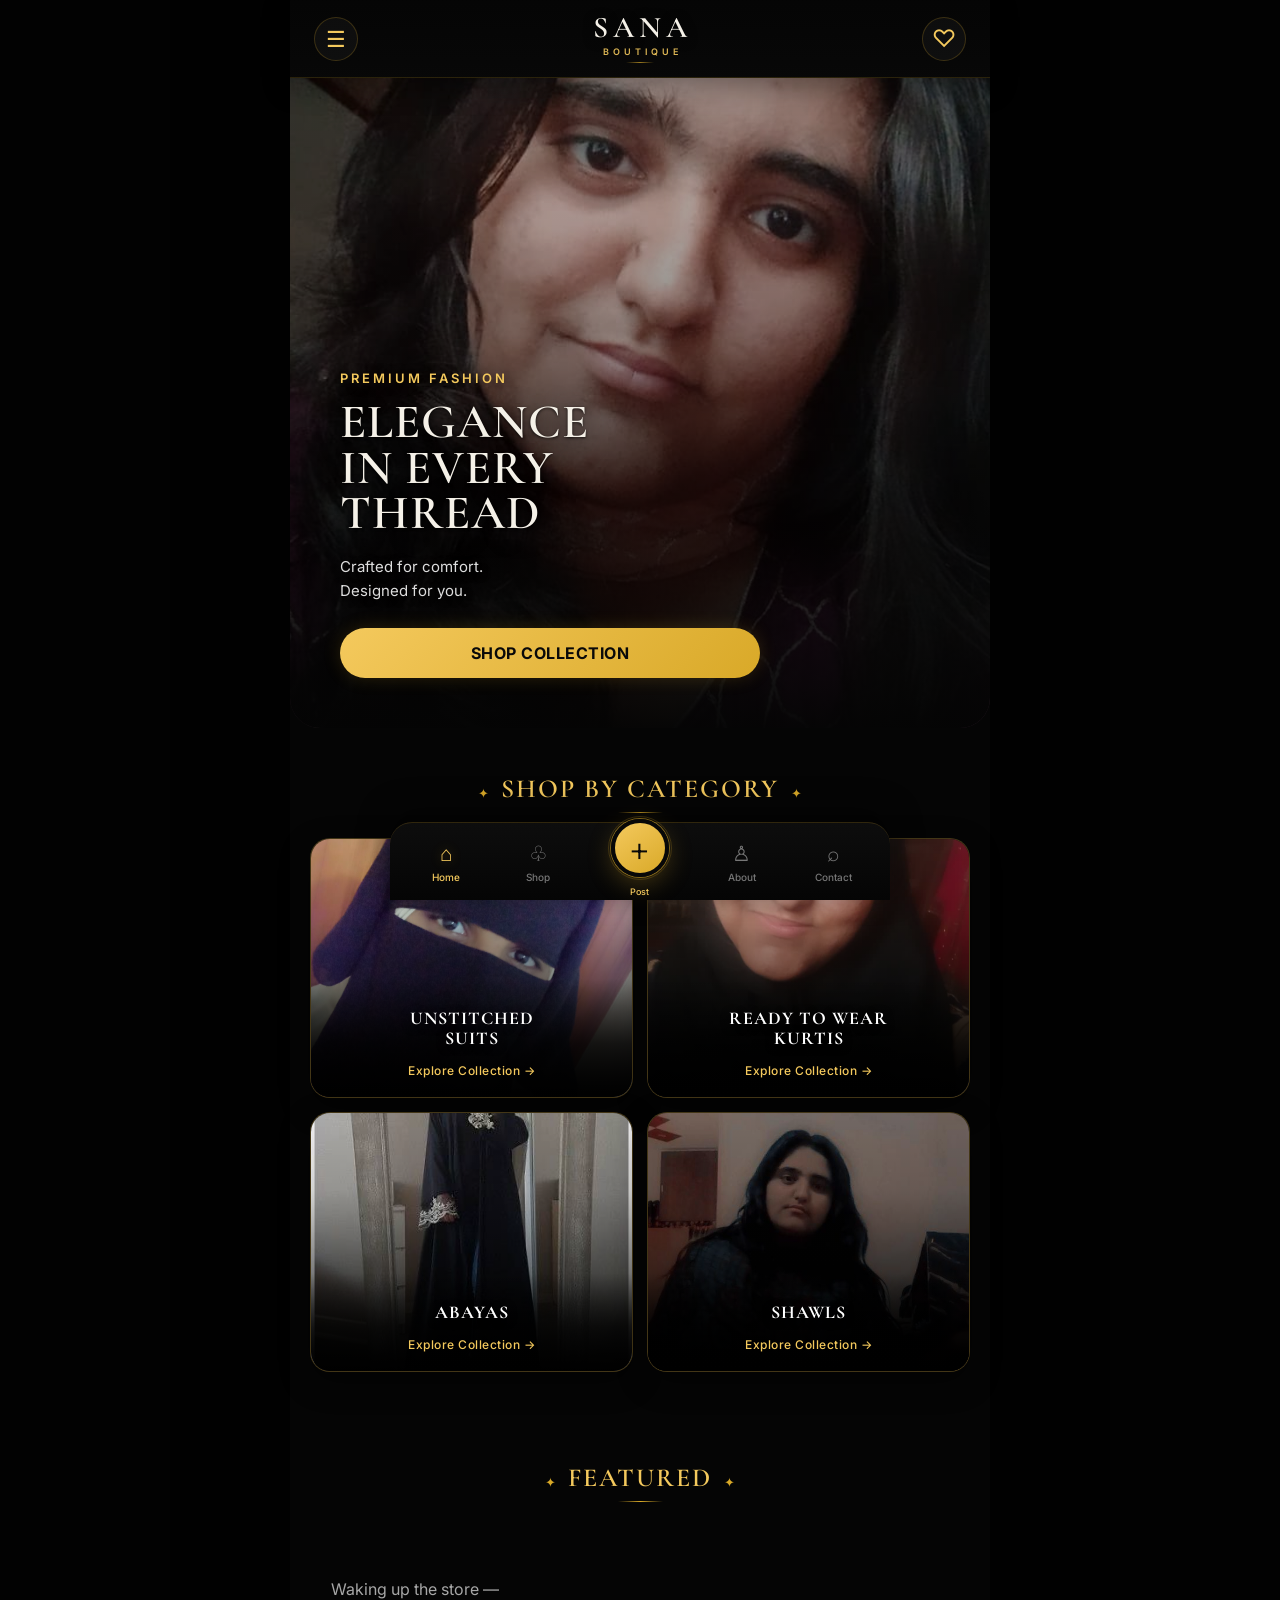
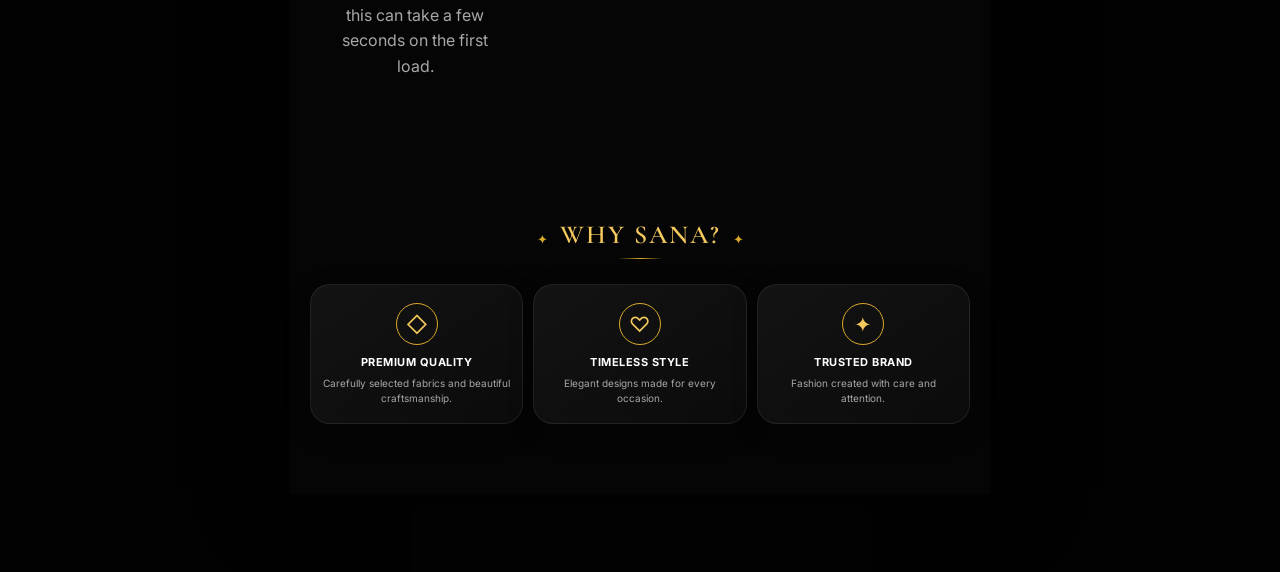
<file: index.html>
<!DOCTYPE html>
<html lang="en">

<head>

    <meta charset="UTF-8">

    <meta
        name="viewport"
        content="width=device-width, initial-scale=1.0, maximum-scale=1.0, user-scalable=no"
    >

    <title>SANA Boutique</title>


    <!-- =====================================
         PWA / INSTALL-AS-APP SETUP
    ====================================== -->

    <link rel="manifest" href="manifest.json">

    <meta name="theme-color" content="#000000">

    <!-- Icon Android uses for the home screen / app icon -->
    <link rel="icon" type="image/png" sizes="192x192" href="icons/icon-192.png">
    <link rel="icon" type="image/png" sizes="512x512" href="icons/icon-512.png">

    <!-- iOS support, in case this is ever opened on an iPhone -->
    <meta name="apple-mobile-web-app-capable" content="yes">
    <meta name="apple-mobile-web-app-status-bar-style" content="black">
    <meta name="apple-mobile-web-app-title" content="SANA">
    <link rel="apple-touch-icon" href="icons/icon-180.png">


    <!-- =====================================
         GOOGLE FONTS
    ====================================== -->

    <link rel="preconnect" href="https://fonts.googleapis.com">

    <link
        rel="preconnect"
        href="https://fonts.gstatic.com"
        crossorigin
    >

    <link
        href="https://fonts.googleapis.com/css2?family=Cormorant+Garamond:wght@400;500;600;700&family=Inter:wght@400;500;600;700&display=swap"
        rel="stylesheet"
    >


    <!-- =====================================
         CSS
    ====================================== -->

    <link
        rel="stylesheet"
        href="css/base.css?v=2"
    >

    <link
        rel="stylesheet"
        href="css/home.css?v=2"
    >

    <!-- PREMIUM HEADER -->

    <link
        rel="stylesheet"
        href="css/header.css?v=2"
    >

    <link
        rel="stylesheet"
        href="css/navigation.css?v=2"
    >

    <link
        rel="stylesheet"
        href="css/responsive.css?v=2"
    >

</head>


<body>

<!-- =====================================
     TEMPORARY DEBUG BANNER
     Shows any JS error directly on screen
     so it can be read without dev tools.
     Safe to delete once the bug is found.
====================================== -->

<div
    id="sanaDebugBanner"
    style="display:none; position:fixed; top:0; left:0; right:0; z-index:99999;
           background:#3a0808; color:#ffdede; font-family:monospace;
           font-size:12px; line-height:1.5; padding:12px 14px;
           border-bottom:2px solid #ff5252; white-space:pre-wrap;
           word-break:break-word; max-height:45vh; overflow:auto;"
></div>

<script>
(function () {
    "use strict";

    var banner = document.getElementById("sanaDebugBanner");

    function show(text) {
        banner.style.display = "block";
        banner.textContent += (banner.textContent ? "\n\n---\n\n" : "") + text;
    }

    window.addEventListener("error", function (event) {
        show(
            "JS ERROR\n" +
            (event.message || "Unknown error") +
            "\nFile: " + (event.filename || "unknown") +
            "\nLine: " + (event.lineno || "?") + ":" + (event.colno || "?")
        );
    });

    window.addEventListener("unhandledrejection", function (event) {
        var reason = event.reason;
        var msg = (reason && (reason.stack || reason.message)) ? (reason.stack || reason.message) : String(reason);
        show("UNHANDLED PROMISE REJECTION\n" + msg);
    });
})();
</script>


<div id="app">


    <!-- =====================================
         HEADER
         DO NOT CHANGE
    ====================================== -->

    <header class="app-header">

        <button
            class="header-button"
            id="menuButton"
            aria-label="Open menu"
        >
            ☰
        </button>


        <div class="brand">

            <div class="brand-name">
                SANA
            </div>

            <div class="brand-subtitle">
                BOUTIQUE
            </div>

        </div>


        <button
            class="header-button"
            id="bagButton"
            aria-label="Favorites"
        >
            ♡
        </button>

    </header>



    <!-- =====================================
         MAIN CONTENT
    ====================================== -->

    <main id="main-content">


        <!-- =====================================
             HERO
        ====================================== -->

        <section class="hero">


            <div
                class="hero-image"
                aria-hidden="true"
            ></div>


            <div
                class="hero-shade"
                aria-hidden="true"
            ></div>


            <div class="hero-overlay">


                <span class="hero-small-title">
                    PREMIUM FASHION
                </span>


                <h1>
                    ELEGANCE
                    <br>
                    IN EVERY
                    <br>
                    THREAD
                </h1>


                <p>
                    Crafted for comfort.
                    <br>
                    Designed for you.
                </p>


                <button
                    class="gold-button"
                    id="shopCollectionButton"
                    type="button"
                >
                    SHOP COLLECTION
                </button>


            </div>

        </section>



        <!-- =====================================
             SHOP BY CATEGORY
        ====================================== -->

        <section class="section">


            <div class="section-title">

                <span>✦</span>

                <h2>
                    SHOP BY CATEGORY
                </h2>

                <span>✦</span>

            </div>


            <div class="category-grid">


                <!-- UNSTITCHED -->

                <article
                    class="category-card"
                    data-category="Unstitched"
                >

                    <div
                        class="category-image unstitched-image"
                        role="img"
                        aria-label="Unstitched suits collection"
                    ></div>


                    <div class="category-content">

                        <h3>
                            UNSTITCHED
                            <br>
                            SUITS
                        </h3>


                        <button
                            type="button"
                            class="category-button"
                            data-category="Unstitched"
                        >
                            Explore Collection →
                        </button>

                    </div>

                </article>



                <!-- KURTIS -->

                <article
                    class="category-card"
                    data-category="Kurtis"
                >

                    <div
                        class="category-image kurtis-image"
                        role="img"
                        aria-label="Kurtis collection"
                    ></div>


                    <div class="category-content">

                        <h3>
                            READY TO WEAR
                            <br>
                            KURTIS
                        </h3>


                        <button
                            type="button"
                            class="category-button"
                            data-category="Kurtis"
                        >
                            Explore Collection →
                        </button>

                    </div>

                </article>



                <!-- ABAYAS -->

                <article
                    class="category-card"
                    data-category="Abayas"
                >

                    <div
                        class="category-image abaya-image"
                        role="img"
                        aria-label="Abayas collection"
                    ></div>


                    <div class="category-content">

                        <h3>
                            ABAYAS
                        </h3>


                        <button
                            type="button"
                            class="category-button"
                            data-category="Abayas"
                        >
                            Explore Collection →
                        </button>

                    </div>

                </article>



                <!-- SHAWLS -->

                <article
                    class="category-card"
                    data-category="Shawls"
                >

                    <div
                        class="category-image shawl-image"
                        role="img"
                        aria-label="Shawls collection"
                    ></div>


                    <div class="category-content">

                        <h3>
                            SHAWLS
                        </h3>


                        <button
                            type="button"
                            class="category-button"
                            data-category="Shawls"
                        >
                            Explore Collection →
                        </button>

                    </div>

                </article>


            </div>

        </section>



        <!-- =====================================
             FEATURED PRODUCTS
             REAL PRODUCTS FROM BACKEND
        ====================================== -->

        <section class="section">


            <div class="section-title">

                <span>✦</span>

                <h2>
                    FEATURED
                </h2>

                <span>✦</span>

            </div>


            <div
                class="products-grid"
                id="featuredProducts"
            >

                <div class="loading">

                    <p>
                        Loading products...
                    </p>

                </div>

            </div>


        </section>



        <!-- =====================================
             WHY SANA
        ====================================== -->

        <section
            class="section why-section"
        >


            <div class="section-title">

                <span>✦</span>

                <h2>
                    WHY SANA?
                </h2>

                <span>✦</span>

            </div>


            <div class="features">


                <!-- PREMIUM QUALITY -->

                <div class="feature">

                    <div class="feature-icon">
                        ◇
                    </div>

                    <h3>
                        PREMIUM QUALITY
                    </h3>

                    <p>
                        Carefully selected fabrics
                        and beautiful craftsmanship.
                    </p>

                </div>



                <!-- TIMELESS STYLE -->

                <div class="feature">

                    <div class="feature-icon">
                        ♡
                    </div>

                    <h3>
                        TIMELESS STYLE
                    </h3>

                    <p>
                        Elegant designs made
                        for every occasion.
                    </p>

                </div>



                <!-- TRUSTED BRAND -->

                <div class="feature">

                    <div class="feature-icon">
                        ✦
                    </div>

                    <h3>
                        TRUSTED BRAND
                    </h3>

                    <p>
                        Fashion created with
                        care and attention.
                    </p>

                </div>


            </div>

        </section>


    </main>



    <!-- =====================================
         BOTTOM NAVIGATION
    ====================================== -->

    <nav class="bottom-navigation">


        <!-- HOME -->

        <a
            href="index.html"
            class="nav-item active"
        >

            <span class="nav-icon">
                ⌂
            </span>

            <span>
                Home
            </span>

        </a>



        <!-- SHOP -->

        <a
            href="pages/shop.html"
            class="nav-item"
        >

            <span class="nav-icon">
                ♧
            </span>

            <span>
                Shop
            </span>

        </a>



        <!-- CENTER POST BUTTON -->

        <a
            href="pages/post.html"
            class="post-button"
            id="postButton"
            aria-label="Create post"
        >
            +
        </a>



        <!-- ABOUT -->

        <a
            href="pages/about.html"
            class="nav-item"
        >

            <span class="nav-icon">
                ♙
            </span>

            <span>
                About
            </span>

        </a>



        <!-- CONTACT -->

        <a
            href="pages/contact.html"
            class="nav-item"
        >

            <span class="nav-icon">
                ⌕
            </span>

            <span>
                Contact
            </span>

        </a>


    </nav>


</div>



<!-- =====================================
     JAVASCRIPT
====================================== -->

<script src="js/app.js?v=2"></script>

<script src="js/navigation.js?v=2"></script>

<script src="js/api.js?v=2"></script>

<script src="js/home.js?v=2"></script>


<!-- =====================================
     SERVICE WORKER REGISTRATION
     Needed so Android Chrome allows this
     site to be installed as an app.
====================================== -->

<script>
if ("serviceWorker" in navigator) {
    window.addEventListener("load", function () {
        navigator.serviceWorker.register("sw.js").catch(function (err) {
            console.log("Service worker registration failed:", err);
        });
    });
}
</script>


</body>

</html>
</file>
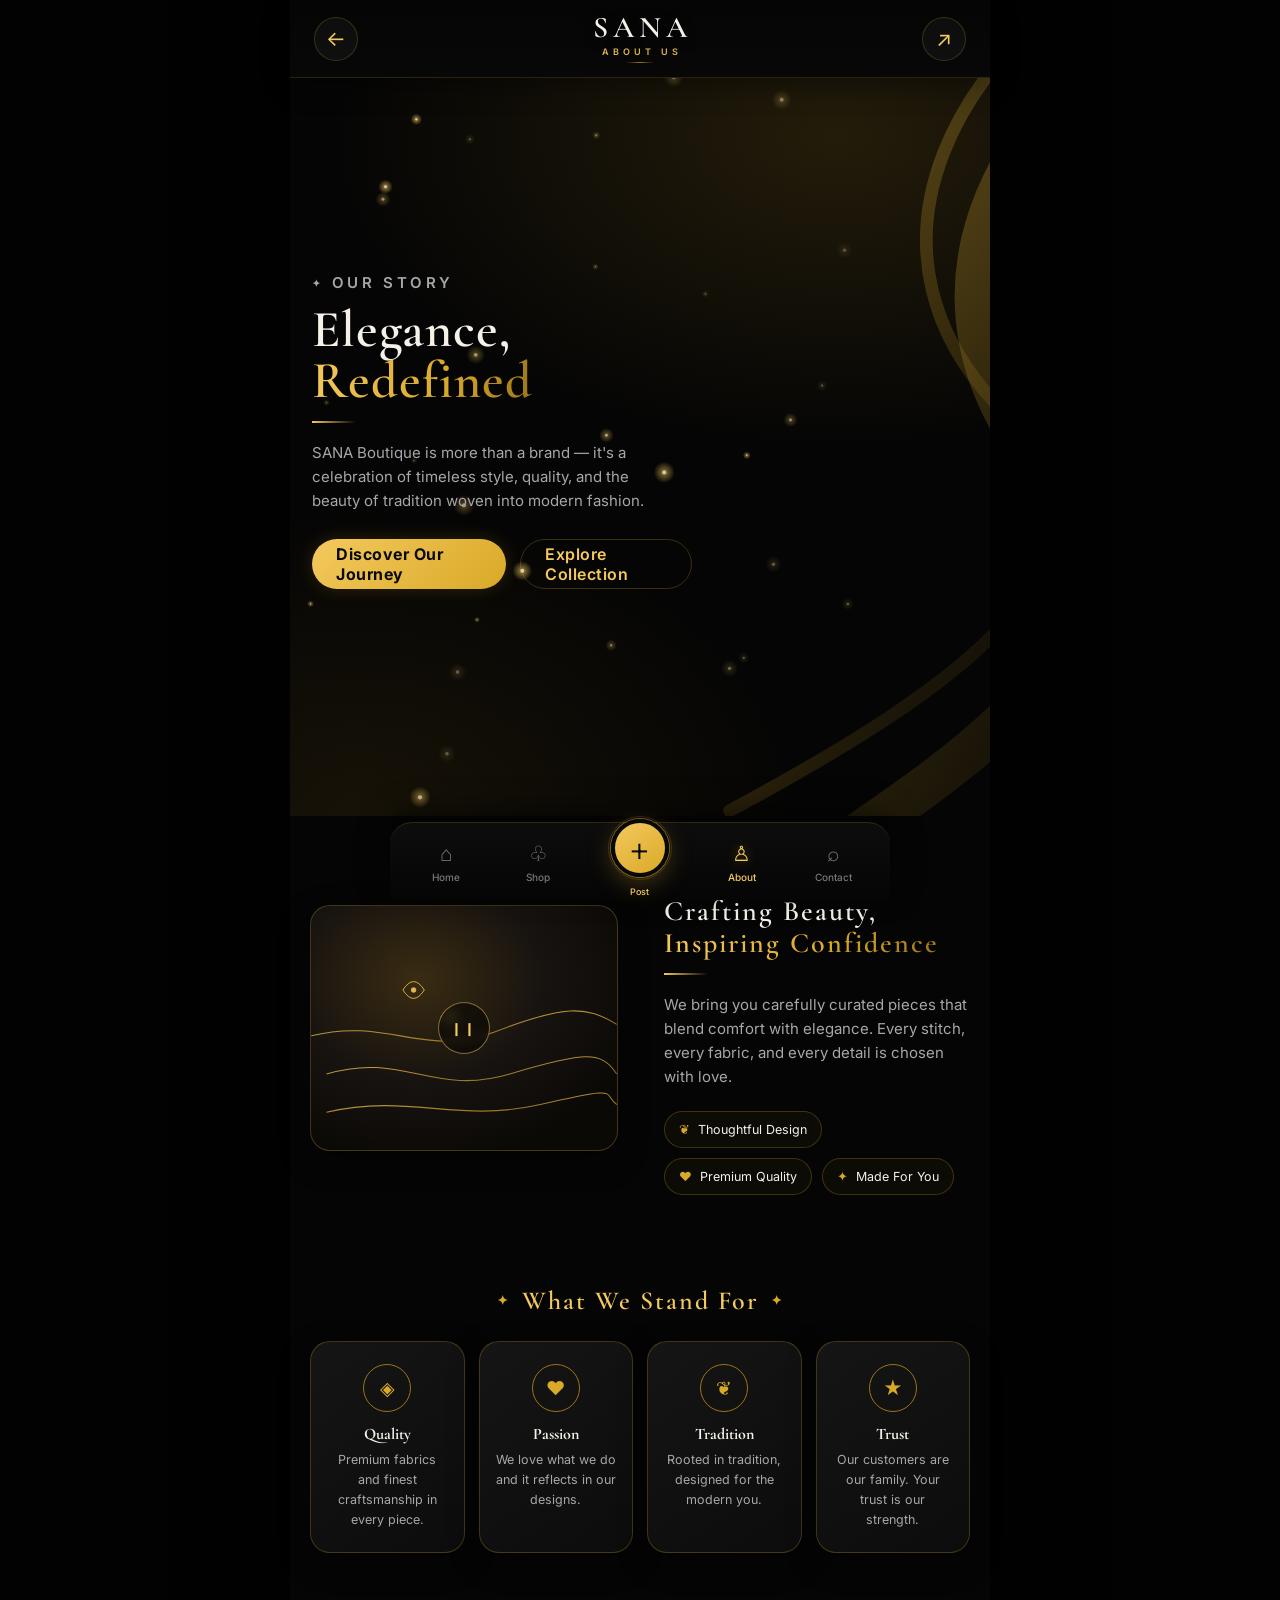
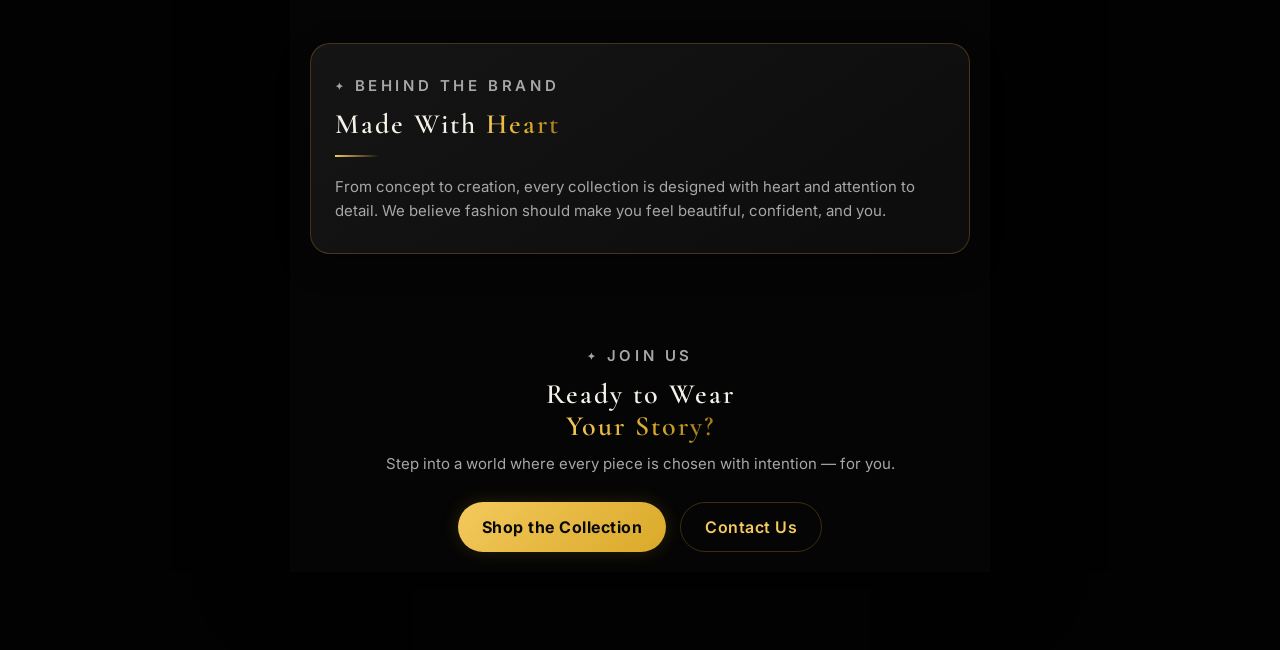
<file: pages/about.html>
<!DOCTYPE html>
<html lang="en">

<head>

    <meta charset="UTF-8">

    <meta
        name="viewport"
        content="width=device-width, initial-scale=1.0, maximum-scale=1.0"
    >

    <meta
        name="theme-color"
        content="#0d0d0d"
    >

    <meta
        name="description"
        content="The story, mission, and craftsmanship behind SANA Boutique."
    >

    <title>About | SANA Boutique</title>


    <!-- =====================================
         GOOGLE FONTS
    ====================================== -->

    <link rel="preconnect" href="https://fonts.googleapis.com">

    <link
        rel="preconnect"
        href="https://fonts.gstatic.com"
        crossorigin
    >

    <link
        href="https://fonts.googleapis.com/css2?family=Cormorant+Garamond:wght@500;600;700&family=Inter:wght@400;500;600;700&display=swap"
        rel="stylesheet"
    >


    <!-- =====================================
         CSS
    ====================================== -->

    <link
        rel="stylesheet"
        href="../css/base.css"
    >

    <link
        rel="stylesheet"
        href="../css/header.css"
    >

    <link
        rel="stylesheet"
        href="../css/navigation.css"
    >

    <link
        rel="stylesheet"
        href="../css/about.css"
    >

    <link
        rel="stylesheet"
        href="../css/responsive.css"
    >

</head>


<body>

<div id="app">


    <!-- =====================================
         HEADER
    ===================================== -->

    <header class="app-header">


        <!-- BACK -->

        <button
            type="button"
            class="header-button"
            onclick="history.back()"
            aria-label="Go back"
        >
            ←
        </button>


        <!-- BRAND -->

        <div class="brand">

            <div class="brand-name">
                SANA
            </div>

            <div class="brand-subtitle">
                ABOUT US
            </div>

        </div>


        <!-- SHARE -->

        <button
            type="button"
            class="header-button"
            id="aboutShareButton"
            aria-label="Share SANA Boutique"
        >
            ↗
        </button>

    </header>



    <!-- =====================================
         ABOUT CONTENT
    ====================================== -->

    <main class="about-page">


        <!-- =====================================
             HERO
        ====================================== -->

        <section class="about-hero" id="aboutHero">

            <canvas
                class="about-hero-canvas"
                id="aboutParticleCanvas"
                aria-hidden="true"
            ></canvas>

            <svg
                class="about-hero-fabric"
                viewBox="0 0 1000 1000"
                preserveAspectRatio="xMidYMid slice"
                aria-hidden="true"
            >
                <defs>
                    <linearGradient id="aboutFabricA" x1="0%" y1="0%" x2="100%" y2="100%">
                        <stop offset="0%" stop-color="#f4c95d" stop-opacity="0.5"/>
                        <stop offset="45%" stop-color="#d9a928" stop-opacity="0.25"/>
                        <stop offset="100%" stop-color="#3a2a10" stop-opacity="0"/>
                    </linearGradient>
                    <linearGradient id="aboutFabricB" x1="100%" y1="0%" x2="0%" y2="100%">
                        <stop offset="0%" stop-color="#f4c95d" stop-opacity="0.35"/>
                        <stop offset="50%" stop-color="#9b7418" stop-opacity="0.16"/>
                        <stop offset="100%" stop-color="#000" stop-opacity="0"/>
                    </linearGradient>
                </defs>
                <path class="about-strand about-strand-1" d="M 1180 -80 C 820 120, 760 340, 900 520 C 1040 700, 860 820, 620 980" fill="none" stroke="url(#aboutFabricA)" stroke-width="46" stroke-linecap="round"/>
                <path class="about-strand about-strand-2" d="M 1240 20 C 900 200, 900 420, 1040 560 C 1180 700, 980 860, 760 1040" fill="none" stroke="url(#aboutFabricB)" stroke-width="30" stroke-linecap="round"/>
                <path class="about-strand about-strand-3" d="M 1120 -120 C 760 60, 700 300, 860 460 C 1020 620, 820 760, 560 900" fill="none" stroke="url(#aboutFabricA)" stroke-width="14" stroke-linecap="round"/>
            </svg>

            <div class="about-hero-inner">

                <p class="about-eyebrow">Our Story</p>

                <h1 class="about-hero-title">
                    Elegance,<br>
                    <span class="about-gold-text">Redefined</span>
                </h1>

                <div class="about-rule"></div>

                <p class="about-hero-copy">
                    SANA Boutique is more than a brand — it's a celebration of
                    timeless style, quality, and the beauty of tradition woven
                    into modern fashion.
                </p>

                <div class="about-cta-row">

                    <a class="gold-button" href="#aboutStory">
                        Discover Our Journey
                    </a>

                    <a class="about-outline-button" href="shop.html">
                        Explore Collection
                    </a>

                </div>

            </div>

        </section>



        <!-- =====================================
             MISSION
        ====================================== -->

        <section class="section" id="aboutStory">

            <div class="about-mission-grid">

                <figure class="about-visual card">

                    <svg viewBox="0 0 400 320" class="about-fabric-close" aria-hidden="true">
                        <defs>
                            <radialGradient id="aboutSilkGlow" cx="35%" cy="30%" r="75%">
                                <stop offset="0%" stop-color="#3a2c12"/>
                                <stop offset="55%" stop-color="#171310"/>
                                <stop offset="100%" stop-color="#0b0906"/>
                            </radialGradient>
                            <linearGradient id="aboutThreadLine" x1="0" y1="0" x2="1" y2="1">
                                <stop offset="0%" stop-color="#f4c95d"/>
                                <stop offset="100%" stop-color="#9b7418"/>
                            </linearGradient>
                        </defs>
                        <rect width="400" height="320" fill="url(#aboutSilkGlow)"/>
                        <g class="about-thread-group" stroke="url(#aboutThreadLine)" fill="none" stroke-width="1.4" opacity="0.85">
                            <path d="M20 220 C120 190 160 250 260 220 S 380 190 400 220"/>
                            <path d="M0 170 C100 145 150 200 240 165 S 360 130 400 155"/>
                            <path d="M20 270 C130 245 190 285 300 260 S 380 245 400 260"/>
                        </g>
                        <g class="about-petal-group" fill="none" stroke="#f4c95d" stroke-width="1.2" opacity="0.9">
                            <path d="M120 110 q14 -22 28 0 q-14 22 -28 0 Z"/>
                            <path d="M170 145 q12 -20 24 0 q-12 20 -24 0 Z"/>
                            <circle cx="134" cy="110" r="3" fill="#f4c95d"/>
                            <circle cx="182" cy="145" r="2.5" fill="#f4c95d"/>
                        </g>
                    </svg>

                    <button
                        type="button"
                        class="about-play-btn"
                        id="aboutPlayToggle"
                        aria-pressed="true"
                        aria-label="Pause motion"
                    >
                        ❙❙
                    </button>

                </figure>

                <div class="about-mission-copy">

                    <p class="about-eyebrow">Our Mission</p>

                    <h2 class="about-block-title">
                        Crafting Beauty,<br>
                        <span class="about-gold-text">Inspiring Confidence</span>
                    </h2>

                    <div class="about-rule"></div>

                    <p>
                        We bring you carefully curated pieces that blend comfort
                        with elegance. Every stitch, every fabric, and every
                        detail is chosen with love.
                    </p>

                    <ul class="about-chip-row">
                        <li><span>❦</span> Thoughtful Design</li>
                        <li><span>♥</span> Premium Quality</li>
                        <li><span>✦</span> Made For You</li>
                    </ul>

                </div>

            </div>

        </section>



        <!-- =====================================
             VALUES
        ====================================== -->

        <section class="section">

            <h2 class="section-title">
                <span>✦</span> What We Stand For <span>✦</span>
            </h2>

            <div class="about-values-grid">

                <div class="card about-value-card">
                    <div class="about-value-icon">◈</div>
                    <h3>Quality</h3>
                    <p>Premium fabrics and finest craftsmanship in every piece.</p>
                </div>

                <div class="card about-value-card">
                    <div class="about-value-icon">♥</div>
                    <h3>Passion</h3>
                    <p>We love what we do and it reflects in our designs.</p>
                </div>

                <div class="card about-value-card">
                    <div class="about-value-icon">❦</div>
                    <h3>Tradition</h3>
                    <p>Rooted in tradition, designed for the modern you.</p>
                </div>

                <div class="card about-value-card">
                    <div class="about-value-icon">★</div>
                    <h3>Trust</h3>
                    <p>Our customers are our family. Your trust is our strength.</p>
                </div>

            </div>

        </section>



        <!-- =====================================
             BEHIND THE BRAND
        ====================================== -->

        <section class="section">

            <div class="card about-makers-card">

                <p class="about-eyebrow">Behind the Brand</p>

                <h2 class="about-block-title">
                    Made With <span class="about-gold-text">Heart</span>
                </h2>

                <div class="about-rule"></div>

                <p>
                    From concept to creation, every collection is designed with
                    heart and attention to detail. We believe fashion should
                    make you feel beautiful, confident, and you.
                </p>

            </div>

        </section>



        <!-- =====================================
             FINAL CTA
        ====================================== -->

        <section class="section about-final-cta">

            <p class="about-eyebrow" style="justify-content:center;">Join Us</p>

            <h2 class="about-block-title" style="text-align:center;">
                Ready to Wear<br>
                <span class="about-gold-text">Your Story?</span>
            </h2>

            <p style="text-align:center; color: var(--muted); margin-top: 10px;">
                Step into a world where every piece is chosen with intention — for you.
            </p>

            <div class="about-cta-row center">

                <a class="gold-button" href="shop.html">
                    Shop the Collection
                </a>

                <a class="about-outline-button" href="contact.html">
                    Contact Us
                </a>

            </div>

        </section>

    </main>



    <!-- =====================================
         BOTTOM NAVIGATION
    ====================================== -->

    <nav class="bottom-navigation">

        <a href="../index.html" class="nav-item">
            <span class="nav-icon">⌂</span>
            <span>Home</span>
        </a>

        <a href="shop.html" class="nav-item">
            <span class="nav-icon">♧</span>
            <span>Shop</span>
        </a>

        <a href="post.html" class="post-button" id="postButton" aria-label="Create product">
            +
        </a>

        <a href="about.html" class="nav-item active">
            <span class="nav-icon">♙</span>
            <span>About</span>
        </a>

        <a href="contact.html" class="nav-item">
            <span class="nav-icon">⌕</span>
            <span>Contact</span>
        </a>

    </nav>


</div>



<!-- =====================================
     JAVASCRIPT
====================================== -->

<script src="../js/app.js"></script>

<script src="../js/navigation.js"></script>

<script src="../js/about.js"></script>


</body>

</html>
</file>
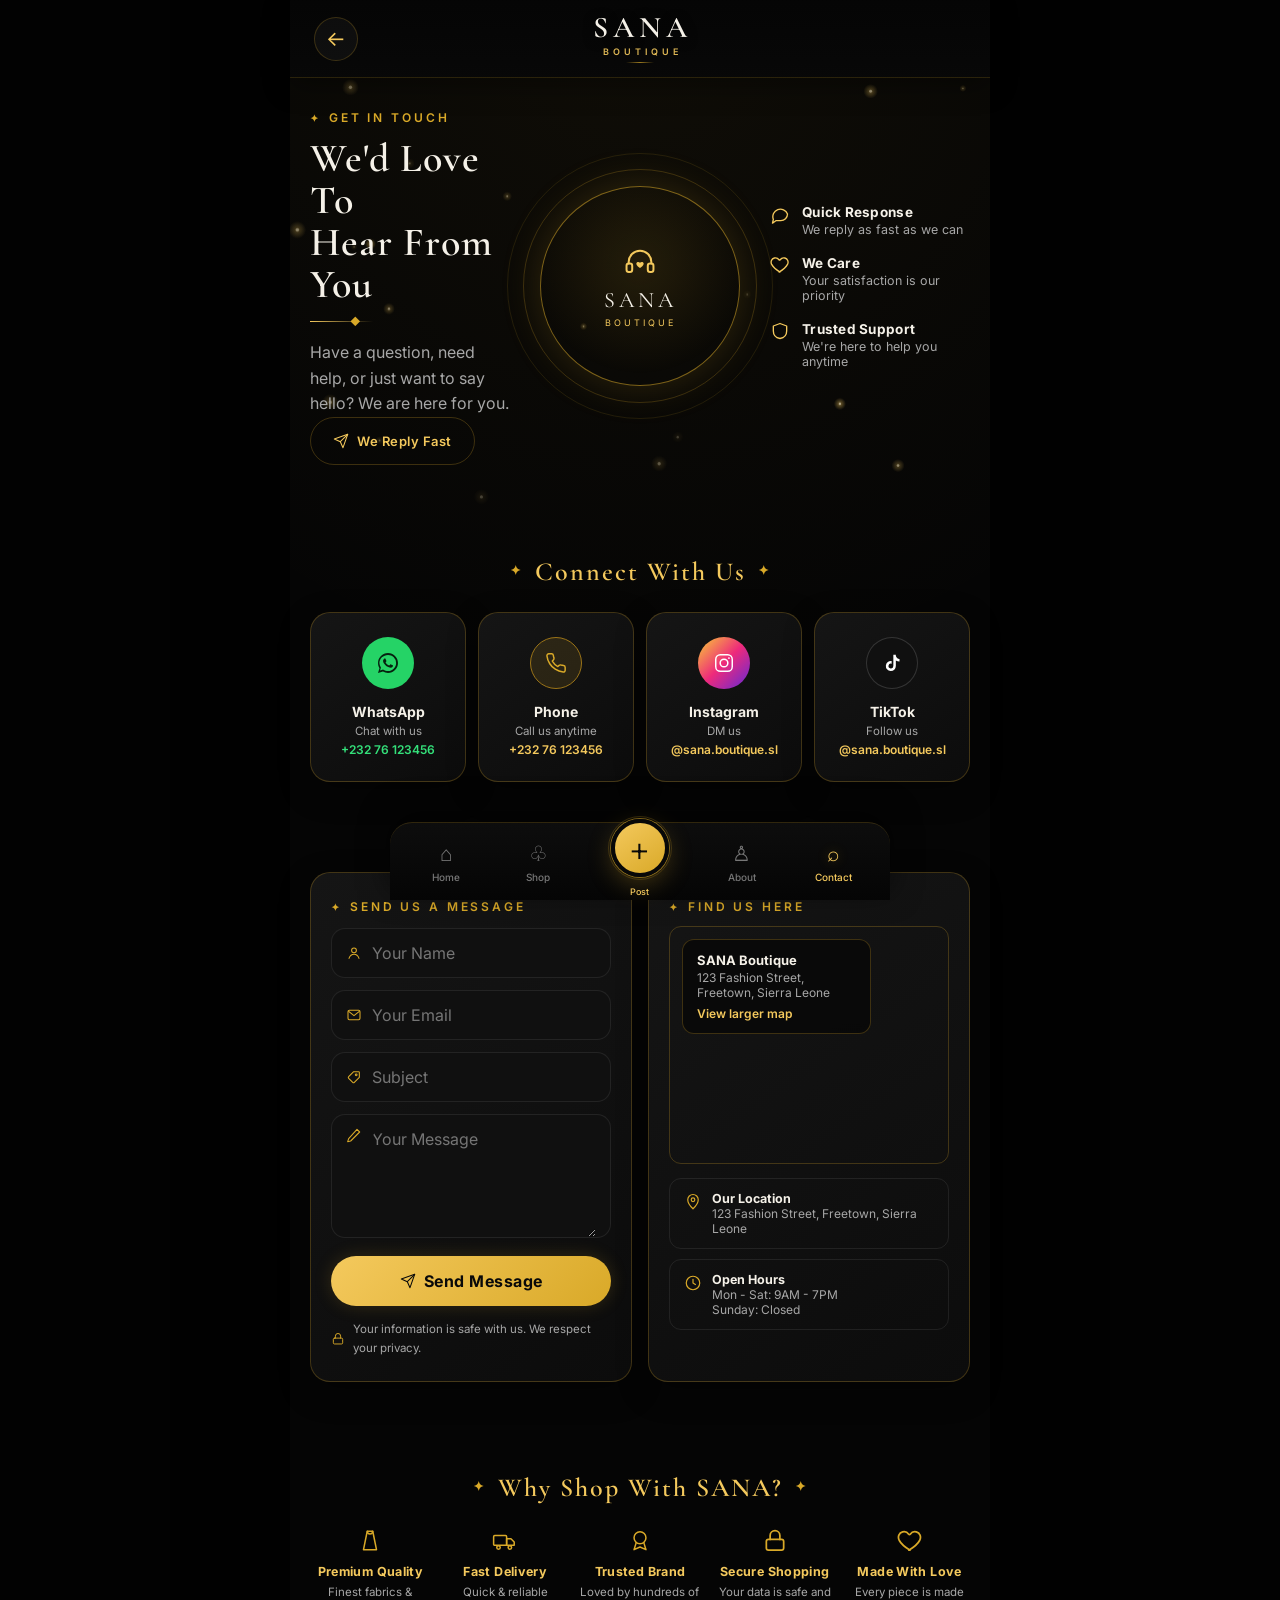
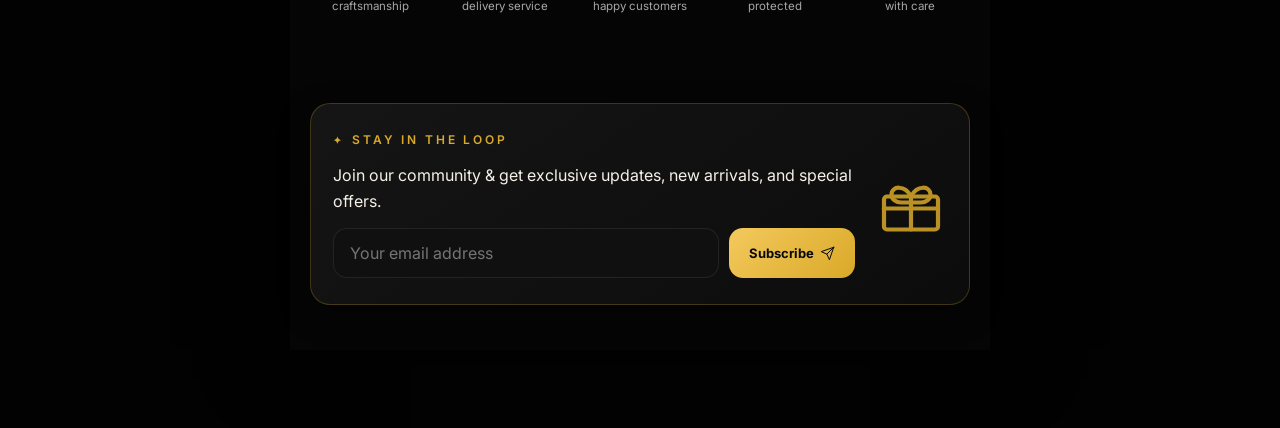
<file: pages/contact.html>
<!DOCTYPE html>
<html lang="en">

<head>

    <meta charset="UTF-8">

    <meta
        name="viewport"
        content="width=device-width, initial-scale=1.0, maximum-scale=1.0"
    >

    <meta
        name="theme-color"
        content="#0d0d0d"
    >

    <meta
        name="description"
        content="Get in touch with SANA Boutique — WhatsApp, phone, Instagram, TikTok, and our Freetown location."
    >

    <title>Contact | SANA Boutique</title>


    <!-- =====================================
         GOOGLE FONTS
    ====================================== -->

    <link rel="preconnect" href="https://fonts.googleapis.com">

    <link
        rel="preconnect"
        href="https://fonts.gstatic.com"
        crossorigin
    >

    <link
        href="https://fonts.googleapis.com/css2?family=Cormorant+Garamond:wght@500;600;700&family=Inter:wght@400;500;600;700&display=swap"
        rel="stylesheet"
    >


    <!-- =====================================
         CSS
    ====================================== -->

    <link rel="stylesheet" href="../css/base.css">
    <link rel="stylesheet" href="../css/header.css">
    <link rel="stylesheet" href="../css/navigation.css">
    <link rel="stylesheet" href="../css/contact.css">
    <link rel="stylesheet" href="../css/responsive.css">

</head>


<body>


    <!-- =====================================
         ICON SPRITE (outline, currentColor)
    ====================================== -->

    <svg style="display:none" aria-hidden="true">

        <symbol id="icon-send" viewBox="0 0 24 24" fill="none" stroke="currentColor" stroke-width="1.6" stroke-linecap="round" stroke-linejoin="round">
            <path d="M22 2 11 13"/><path d="M22 2 15 22l-4-9-9-4 20-7Z"/>
        </symbol>

        <symbol id="icon-chat" viewBox="0 0 24 24" fill="none" stroke="currentColor" stroke-width="1.6" stroke-linecap="round" stroke-linejoin="round">
            <path d="M21 12a8 8 0 0 1-8 8H7l-4 3 1-4.6A8 8 0 1 1 21 12Z"/>
        </symbol>

        <symbol id="icon-heart" viewBox="0 0 24 24" fill="none" stroke="currentColor" stroke-width="1.6" stroke-linecap="round" stroke-linejoin="round">
            <path d="M12 20.5s-7.6-4.6-10-9.2C.4 8 1.8 4.5 5.2 3.6c2.1-.6 4.3.3 5.6 2.1a.9.9 0 0 0 1.4 0c1.3-1.8 3.5-2.7 5.6-2.1 3.4.9 4.8 4.4 3.2 7.7-2.4 4.6-10 9.2-10 9.2Z"/>
        </symbol>

        <symbol id="icon-shield" viewBox="0 0 24 24" fill="none" stroke="currentColor" stroke-width="1.6" stroke-linecap="round" stroke-linejoin="round">
            <path d="M12 3 4 6v6c0 5 3.4 8.2 8 9 4.6-.8 8-4 8-9V6l-8-3Z"/>
        </symbol>

        <symbol id="icon-phone" viewBox="0 0 24 24" fill="none" stroke="currentColor" stroke-width="1.6" stroke-linecap="round" stroke-linejoin="round">
            <path d="M22 16.9v3a2 2 0 0 1-2.2 2 19.8 19.8 0 0 1-8.6-3.1 19.5 19.5 0 0 1-6-6A19.8 19.8 0 0 1 2.1 4.2 2 2 0 0 1 4.1 2h3a2 2 0 0 1 2 1.7c.1.9.3 1.8.6 2.7a2 2 0 0 1-.4 2.1L8 9.9a16 16 0 0 0 6 6l1.4-1.3a2 2 0 0 1 2.1-.4c.9.3 1.8.5 2.7.6a2 2 0 0 1 1.8 2Z"/>
        </symbol>

        <symbol id="icon-whatsapp" viewBox="0 0 24 24" fill="currentColor">
            <path d="M12.01 2C6.5 2 2.02 6.48 2.02 12c0 1.9.53 3.68 1.44 5.2L2 22l4.94-1.42A9.9 9.9 0 0 0 12.01 22C17.52 22 22 17.52 22 12S17.52 2 12.01 2Zm0 18.1c-1.7 0-3.28-.5-4.6-1.36l-.33-.2-3.02.87.9-2.94-.22-.34a8.06 8.06 0 0 1-1.32-4.13C3.42 7.5 7.2 3.9 12.01 3.9c2.16 0 4.2.85 5.73 2.38a8.03 8.03 0 0 1 2.37 5.72c0 4.5-3.79 8.1-8.1 8.1Zm4.44-6.02c-.24-.12-1.44-.71-1.66-.79-.22-.08-.39-.12-.55.12-.16.24-.63.79-.78.95-.14.16-.29.18-.53.06-.24-.12-1.02-.38-1.94-1.2-.72-.64-1.2-1.43-1.34-1.67-.14-.24-.02-.37.11-.49.11-.11.24-.29.36-.43.12-.14.16-.24.24-.4.08-.16.04-.3-.02-.42-.06-.12-.55-1.32-.75-1.8-.2-.48-.4-.42-.55-.42h-.47c-.16 0-.42.06-.64.3-.22.24-.85.83-.85 2.02s.87 2.35.99 2.51c.12.16 1.71 2.6 4.14 3.65.58.25 1.03.4 1.38.51.58.19 1.11.16 1.53.1.47-.07 1.44-.59 1.64-1.16.2-.57.2-1.06.14-1.16-.06-.1-.22-.16-.46-.28Z"/>
        </symbol>

        <symbol id="icon-instagram" viewBox="0 0 24 24" fill="none" stroke="currentColor" stroke-width="1.6">
            <rect x="3" y="3" width="18" height="18" rx="5"/>
            <circle cx="12" cy="12" r="4.2"/>
            <circle cx="17.4" cy="6.6" r="1" fill="currentColor" stroke="none"/>
        </symbol>

        <symbol id="icon-tiktok" viewBox="0 0 24 24" fill="currentColor">
            <path d="M16.6 2h-3v13.6a2.9 2.9 0 1 1-2.05-2.77V9.7a6 6 0 1 0 5.05 5.93V8.9a7.9 7.9 0 0 0 4.4 1.34V7.2a4.9 4.9 0 0 1-4.4-3.9V2Z"/>
        </symbol>

        <symbol id="icon-headset-heart" viewBox="0 0 24 24" fill="none" stroke="currentColor" stroke-width="1.4" stroke-linecap="round" stroke-linejoin="round">
            <path d="M4 13v-1a8 8 0 0 1 16 0v1"/>
            <rect x="2.5" y="13" width="4" height="6" rx="1.6"/>
            <rect x="17.5" y="13" width="4" height="6" rx="1.6"/>
            <path d="M12 12.5c.9-1 2.6-.7 2.6.8 0 1.3-1.7 2.4-2.6 3-0.9-.6-2.6-1.7-2.6-3 0-1.5 1.7-1.8 2.6-.8Z" fill="currentColor" stroke="none"/>
        </symbol>

        <symbol id="icon-person" viewBox="0 0 24 24" fill="none" stroke="currentColor" stroke-width="1.6" stroke-linecap="round" stroke-linejoin="round">
            <circle cx="12" cy="8" r="3.6"/><path d="M4.5 20c1.5-4 4.2-6 7.5-6s6 2 7.5 6"/>
        </symbol>

        <symbol id="icon-envelope" viewBox="0 0 24 24" fill="none" stroke="currentColor" stroke-width="1.6" stroke-linecap="round" stroke-linejoin="round">
            <rect x="3" y="5" width="18" height="14" rx="2"/><path d="m4 6.5 8 6.5 8-6.5"/>
        </symbol>

        <symbol id="icon-tag" viewBox="0 0 24 24" fill="none" stroke="currentColor" stroke-width="1.6" stroke-linecap="round" stroke-linejoin="round">
            <path d="M20 12.5 12.5 20a1.7 1.7 0 0 1-2.4 0L4 13.9a1.7 1.7 0 0 1 0-2.4L11.5 4H19a1 1 0 0 1 1 1v7.5Z"/><circle cx="15.3" cy="8.7" r="1.3"/>
        </symbol>

        <symbol id="icon-pencil" viewBox="0 0 24 24" fill="none" stroke="currentColor" stroke-width="1.6" stroke-linecap="round" stroke-linejoin="round">
            <path d="m16.5 3.5 4 4L7 21l-4.5 1L4 17.5 16.5 3.5Z"/>
        </symbol>

        <symbol id="icon-lock" viewBox="0 0 24 24" fill="none" stroke="currentColor" stroke-width="1.6" stroke-linecap="round" stroke-linejoin="round">
            <rect x="4" y="10.5" width="16" height="10" rx="2"/><path d="M7.5 10.5V7a4.5 4.5 0 0 1 9 0v3.5"/>
        </symbol>

        <symbol id="icon-pin" viewBox="0 0 24 24" fill="none" stroke="currentColor" stroke-width="1.6" stroke-linecap="round" stroke-linejoin="round">
            <path d="M12 21s7-6.5 7-12a7 7 0 1 0-14 0c0 5.5 7 12 7 12Z"/><circle cx="12" cy="9" r="2.4"/>
        </symbol>

        <symbol id="icon-clock" viewBox="0 0 24 24" fill="none" stroke="currentColor" stroke-width="1.6" stroke-linecap="round" stroke-linejoin="round">
            <circle cx="12" cy="12" r="9"/><path d="M12 7v5l3.2 2"/>
        </symbol>

        <symbol id="icon-dress" viewBox="0 0 24 24" fill="none" stroke="currentColor" stroke-width="1.4" stroke-linecap="round" stroke-linejoin="round">
            <path d="M9.5 3h5l.7 3.2L18 20H6l2.8-13.8L9.5 3Z"/><path d="M9.5 3a2.5 2.5 0 0 0 5 0"/>
        </symbol>

        <symbol id="icon-truck" viewBox="0 0 24 24" fill="none" stroke="currentColor" stroke-width="1.4" stroke-linecap="round" stroke-linejoin="round">
            <rect x="1.5" y="7" width="12" height="9" rx="1"/><path d="M13.5 10h4l3 3v3h-7z"/><circle cx="6" cy="18" r="1.6"/><circle cx="16.5" cy="18" r="1.6"/>
        </symbol>

        <symbol id="icon-medal" viewBox="0 0 24 24" fill="none" stroke="currentColor" stroke-width="1.4" stroke-linecap="round" stroke-linejoin="round">
            <circle cx="12" cy="9" r="5.5"/><path d="m8.5 13.5-2 6.5 5.5-2.5 5.5 2.5-2-6.5"/>
        </symbol>

        <symbol id="icon-gift" viewBox="0 0 24 24" fill="none" stroke="currentColor" stroke-width="1.4" stroke-linecap="round" stroke-linejoin="round">
            <rect x="3" y="9.5" width="18" height="11" rx="1"/><path d="M3 13.5h18"/><path d="M12 9.5v11"/>
            <path d="M12 9.5c-2-4-6.5-3.6-6.5-.6 0 1.6 1.6 2.6 3.2 2.6H12"/>
            <path d="M12 9.5c2-4 6.5-3.6 6.5-.6 0 1.6-1.6 2.6-3.2 2.6H12"/>
        </symbol>

        <symbol id="icon-plus" viewBox="0 0 24 24" fill="none" stroke="currentColor" stroke-width="2" stroke-linecap="round">
            <path d="M12 5v14M5 12h14"/>
        </symbol>

    </svg>



<div id="app">


    <!-- =====================================
         HEADER
    ===================================== -->

    <header class="app-header">

        <button
            type="button"
            class="header-button"
            onclick="history.back()"
            aria-label="Go back"
        >
            ←
        </button>

        <div class="brand">
            <div class="brand-name">SANA</div>
            <div class="brand-subtitle">BOUTIQUE</div>
        </div>

        <span class="header-button" style="visibility:hidden" aria-hidden="true">←</span>

    </header>



    <!-- =====================================
         CONTACT PAGE
    ====================================== -->

    <main class="contact-page">


        <!-- =====================================
             INTRO / HERO
        ====================================== -->

        <section class="contact-hero">

            <canvas class="contact-hero-canvas" id="contactParticleCanvas" aria-hidden="true"></canvas>

            <div class="contact-hero-grid">

                <div class="contact-hero-copy">

                    <p class="contact-eyebrow">Get In Touch</p>

                    <h1 class="contact-hero-title">
                        We'd Love To<br>Hear From You
                    </h1>

                    <div class="contact-rule"></div>

                    <p class="contact-hero-text">
                        Have a question, need help, or just want to say hello?
                        We are here for you.
                    </p>

                    <a class="contact-outline-button" id="contactReplyFastBtn" href="#contactForm">
                        <svg class="icon" width="16" height="16"><use href="#icon-send"/></svg>
                        We Reply Fast
                    </a>

                </div>

                <div class="contact-hero-badge-wrap">

                    <div class="contact-badge">
                        <svg class="icon contact-badge-icon" width="34" height="34"><use href="#icon-headset-heart"/></svg>
                        <span class="contact-badge-name">SANA</span>
                        <span class="contact-badge-sub">BOUTIQUE</span>
                    </div>

                </div>

                <ul class="contact-hero-features">

                    <li>
                        <svg class="icon" width="20" height="20"><use href="#icon-chat"/></svg>
                        <div>
                            <strong>Quick Response</strong>
                            <span>We reply as fast as we can</span>
                        </div>
                    </li>

                    <li>
                        <svg class="icon" width="20" height="20"><use href="#icon-heart"/></svg>
                        <div>
                            <strong>We Care</strong>
                            <span>Your satisfaction is our priority</span>
                        </div>
                    </li>

                    <li>
                        <svg class="icon" width="20" height="20"><use href="#icon-shield"/></svg>
                        <div>
                            <strong>Trusted Support</strong>
                            <span>We're here to help you anytime</span>
                        </div>
                    </li>

                </ul>

            </div>

        </section>



        <!-- =====================================
             CONNECT WITH US
        ====================================== -->

        <section class="section">

            <h2 class="section-title"><span>✦</span> Connect With Us <span>✦</span></h2>

            <div class="contact-connect-grid">

                <a class="card contact-connect-card" id="contactWhatsappCard" href="#" target="_blank" rel="noopener">
                    <span class="contact-connect-icon contact-connect-icon--whatsapp">
                        <svg class="icon" width="24" height="24"><use href="#icon-whatsapp"/></svg>
                    </span>
                    <strong>WhatsApp</strong>
                    <span class="contact-connect-label">Chat with us</span>
                    <span class="contact-connect-value contact-connect-value--whatsapp" id="contactWhatsappValue"></span>
                </a>

                <a class="card contact-connect-card" id="contactPhoneCard" href="#">
                    <span class="contact-connect-icon contact-connect-icon--phone">
                        <svg class="icon" width="22" height="22"><use href="#icon-phone"/></svg>
                    </span>
                    <strong>Phone</strong>
                    <span class="contact-connect-label">Call us anytime</span>
                    <span class="contact-connect-value" id="contactPhoneValue"></span>
                </a>

                <a class="card contact-connect-card" id="contactInstagramCard" href="#" target="_blank" rel="noopener">
                    <span class="contact-connect-icon contact-connect-icon--instagram">
                        <svg class="icon" width="22" height="22"><use href="#icon-instagram"/></svg>
                    </span>
                    <strong>Instagram</strong>
                    <span class="contact-connect-label">DM us</span>
                    <span class="contact-connect-value" id="contactInstagramValue"></span>
                </a>

                <a class="card contact-connect-card" id="contactTiktokCard" href="#" target="_blank" rel="noopener">
                    <span class="contact-connect-icon contact-connect-icon--tiktok">
                        <svg class="icon" width="20" height="20"><use href="#icon-tiktok"/></svg>
                    </span>
                    <strong>TikTok</strong>
                    <span class="contact-connect-label">Follow us</span>
                    <span class="contact-connect-value" id="contactTiktokValue"></span>
                </a>

            </div>

        </section>



        <!-- =====================================
             FORM + MAP
        ====================================== -->

        <section class="section contact-split">

            <form class="card contact-form-card" id="contactForm">

                <p class="contact-eyebrow">Send Us A Message</p>

                <label class="contact-field">
                    <svg class="icon" width="16" height="16"><use href="#icon-person"/></svg>
                    <input type="text" id="contactName" placeholder="Your Name" required>
                </label>

                <label class="contact-field">
                    <svg class="icon" width="16" height="16"><use href="#icon-envelope"/></svg>
                    <input type="email" id="contactEmail" placeholder="Your Email" required>
                </label>

                <label class="contact-field">
                    <svg class="icon" width="16" height="16"><use href="#icon-tag"/></svg>
                    <input type="text" id="contactSubject" placeholder="Subject">
                </label>

                <label class="contact-field contact-field--textarea">
                    <svg class="icon" width="16" height="16"><use href="#icon-pencil"/></svg>
                    <textarea id="contactMessage" placeholder="Your Message" required></textarea>
                </label>

                <button type="submit" class="gold-button contact-send-button">
                    <svg class="icon" width="16" height="16"><use href="#icon-send"/></svg>
                    Send Message
                </button>

                <p class="contact-privacy-note">
                    <svg class="icon" width="14" height="14"><use href="#icon-lock"/></svg>
                    Your information is safe with us. We respect your privacy.
                </p>

            </form>


            <div class="card contact-map-card">

                <p class="contact-eyebrow">Find Us Here</p>

                <div class="contact-map-frame">

                    <div class="contact-map-callout">
                        <strong id="contactMapName"></strong>
                        <span id="contactMapAddress"></span>
                        <a id="contactMapLargerLink" href="#" target="_blank" rel="noopener">View larger map</a>
                    </div>

                    <iframe
                        id="contactMapEmbed"
                        src=""
                        loading="lazy"
                        referrerpolicy="no-referrer-when-downgrade"
                        title="SANA Boutique location"
                    ></iframe>

                </div>

                <div class="contact-info-chips">

                    <div class="contact-info-chip">
                        <svg class="icon" width="18" height="18"><use href="#icon-pin"/></svg>
                        <div>
                            <strong>Our Location</strong>
                            <span id="contactAddressChip"></span>
                        </div>
                    </div>

                    <div class="contact-info-chip">
                        <svg class="icon" width="18" height="18"><use href="#icon-clock"/></svg>
                        <div>
                            <strong>Open Hours</strong>
                            <span id="contactHoursChip"></span>
                        </div>
                    </div>

                </div>

            </div>

        </section>



        <!-- =====================================
             WHY SHOP WITH SANA
        ====================================== -->

        <section class="section">

            <h2 class="section-title"><span>✦</span> Why Shop With SANA? <span>✦</span></h2>

            <div class="contact-why-grid">

                <div class="contact-why-item">
                    <svg class="icon" width="26" height="26"><use href="#icon-dress"/></svg>
                    <strong>Premium Quality</strong>
                    <span>Finest fabrics &amp; craftsmanship</span>
                </div>

                <div class="contact-why-item">
                    <svg class="icon" width="26" height="26"><use href="#icon-truck"/></svg>
                    <strong>Fast Delivery</strong>
                    <span>Quick &amp; reliable delivery service</span>
                </div>

                <div class="contact-why-item">
                    <svg class="icon" width="26" height="26"><use href="#icon-medal"/></svg>
                    <strong>Trusted Brand</strong>
                    <span>Loved by hundreds of happy customers</span>
                </div>

                <div class="contact-why-item">
                    <svg class="icon" width="26" height="26"><use href="#icon-lock"/></svg>
                    <strong>Secure Shopping</strong>
                    <span>Your data is safe and protected</span>
                </div>

                <div class="contact-why-item">
                    <svg class="icon" width="26" height="26"><use href="#icon-heart"/></svg>
                    <strong>Made With Love</strong>
                    <span>Every piece is made with care</span>
                </div>

            </div>

        </section>



        <!-- =====================================
             NEWSLETTER
        ====================================== -->

        <section class="section contact-newsletter-section">

            <div class="card contact-newsletter-card">

                <div class="contact-newsletter-copy">

                    <p class="contact-eyebrow">Stay In The Loop</p>

                    <p>Join our community &amp; get exclusive updates, new arrivals, and special offers.</p>

                    <form class="contact-newsletter-form" id="contactNewsletterForm">
                        <input type="email" id="contactNewsletterEmail" placeholder="Your email address" required>
                        <button type="submit">
                            Subscribe
                            <svg class="icon" width="15" height="15"><use href="#icon-send"/></svg>
                        </button>
                    </form>

                </div>

                <svg class="icon contact-newsletter-gift" width="72" height="72"><use href="#icon-gift"/></svg>

            </div>

        </section>

    </main>



    <!-- =====================================
         BOTTOM NAVIGATION
    ====================================== -->

    <nav class="bottom-navigation">

        <a href="../index.html" class="nav-item">
            <span class="nav-icon">⌂</span><span>Home</span>
        </a>

        <a href="shop.html" class="nav-item">
            <span class="nav-icon">♧</span><span>Shop</span>
        </a>

        <a href="post.html" class="post-button" id="postButton" aria-label="Create product">+</a>

        <a href="about.html" class="nav-item">
            <span class="nav-icon">♙</span><span>About</span>
        </a>

        <a href="contact.html" class="nav-item active">
            <span class="nav-icon">⌕</span><span>Contact</span>
        </a>

    </nav>


</div>



<!-- =====================================
     JAVASCRIPT
====================================== -->

<script src="../js/app.js"></script>
<script src="../js/navigation.js"></script>
<script src="../js/config.js"></script>
<script src="../js/contact.js"></script>


</body>

</html>
</file>
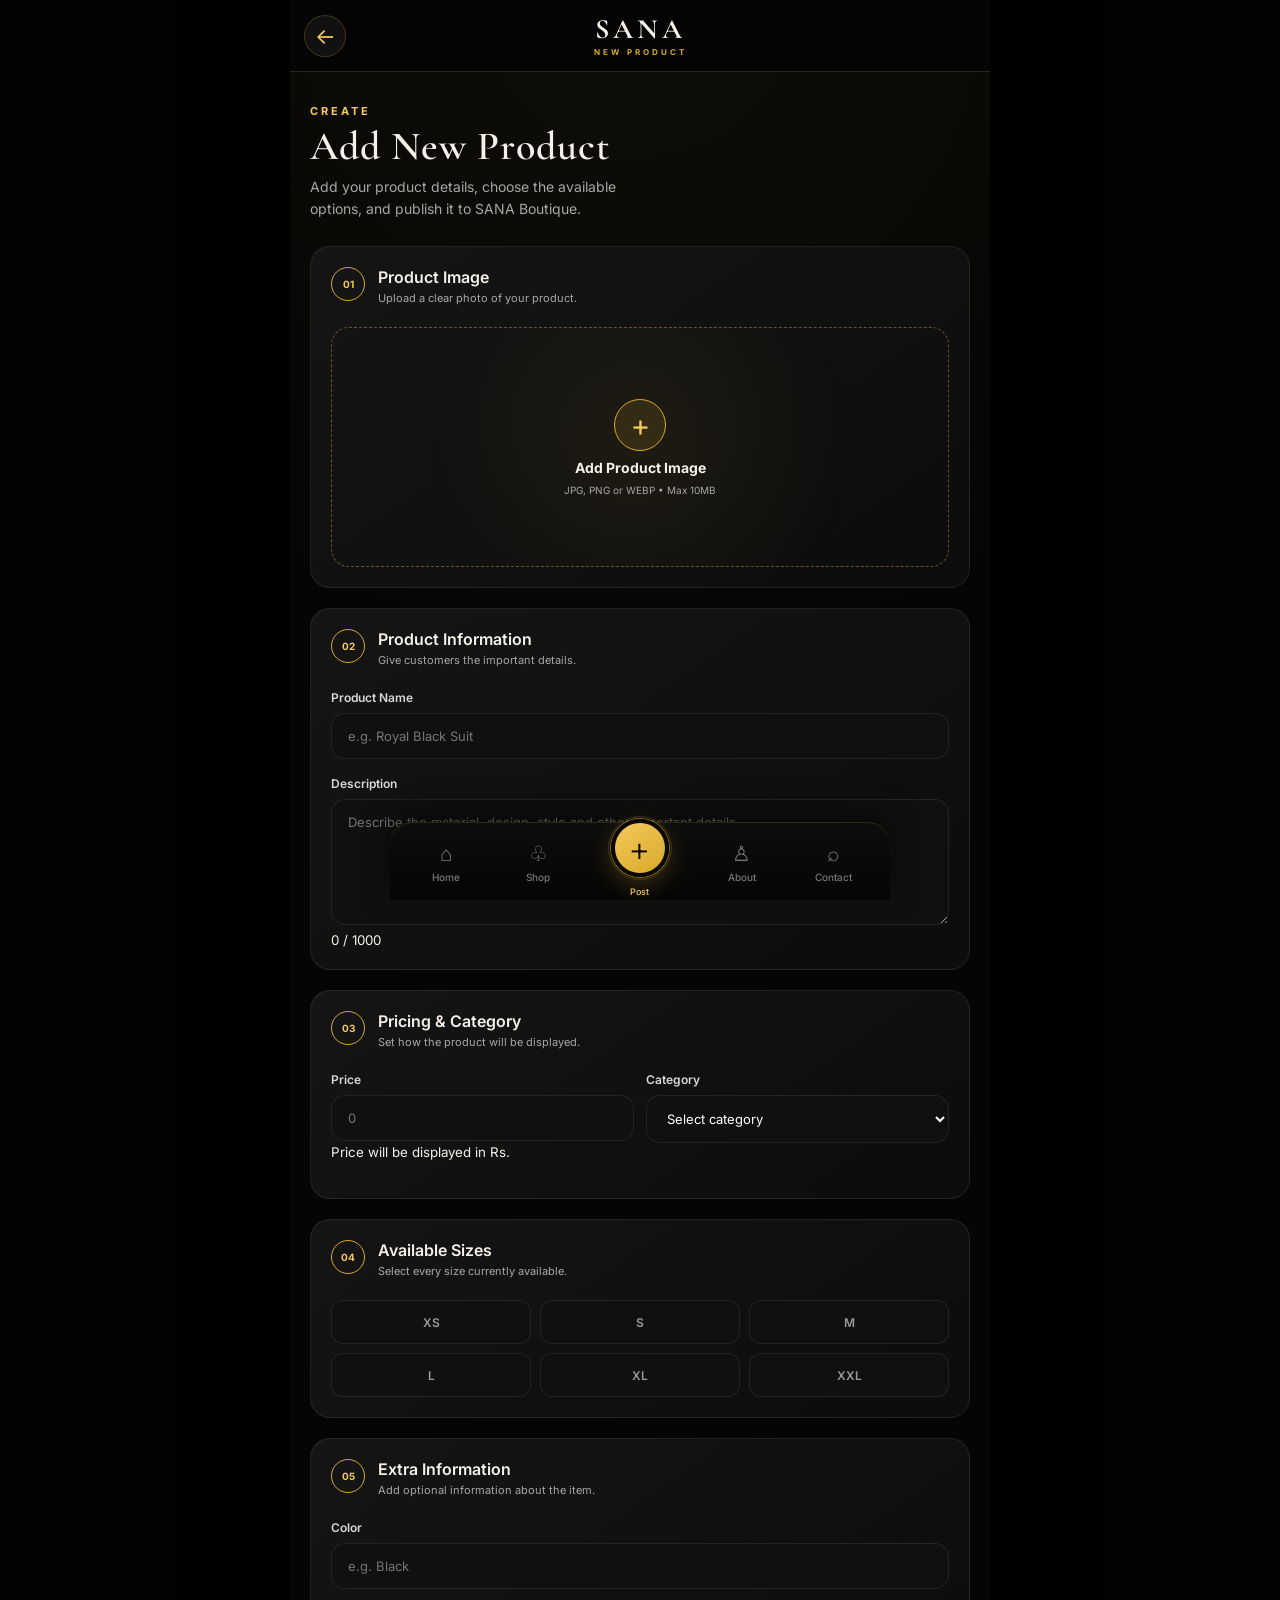
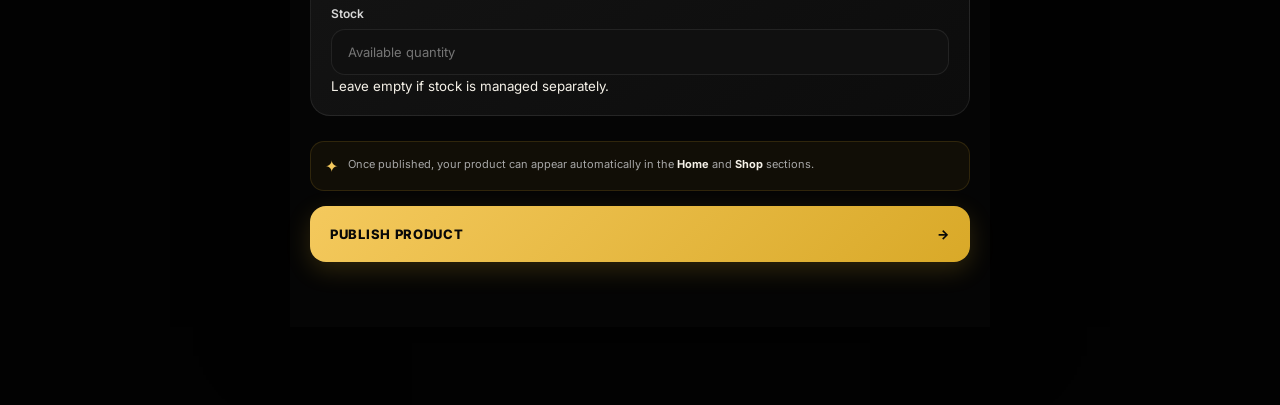
<file: pages/post.html>
<!DOCTYPE html>
<html lang="en">
<head>
<meta charset="UTF-8">
<meta name="viewport" content="width=device-width, initial-scale=1.0, maximum-scale=1.0">
<meta name="description" content="Create and publish a new product to SANA Boutique.">
<meta name="theme-color" content="#0f0f0f">
<title>Add Product | SANA Boutique</title>

<link rel="preconnect" href="https://fonts.googleapis.com">
<link rel="preconnect" href="https://fonts.gstatic.com" crossorigin>
<link href="https://fonts.googleapis.com/css2?family=Cormorant+Garamond:wght@500;600;700&family=Inter:wght@400;500;600;700&display=swap" rel="stylesheet">

<link rel="stylesheet" href="../css/base.css">
<link rel="stylesheet" href="../css/navigation.css">
<link rel="stylesheet" href="../css/post.css">
<link rel="stylesheet" href="../css/responsive.css">

<style>
.app-header{
    position:sticky;top:0;z-index:900;width:100%;height:72px;
    display:grid;grid-template-columns:48px 1fr 48px;align-items:center;
    padding:8px 14px;background:rgba(5,5,5,.92);
    border-bottom:1px solid rgba(217,169,40,.20);
    backdrop-filter:blur(16px);-webkit-backdrop-filter:blur(16px);
}
.header-button{
    width:42px;height:42px;display:flex;align-items:center;justify-content:center;
    border:1px solid rgba(217,169,40,.25);border-radius:50%;
    background:#111;color:#f4c95d;font-size:22px;line-height:1;
    transition:transform .2s ease,box-shadow .2s ease;
}
.header-button:active{transform:scale(.92)}
.header-button:hover{box-shadow:0 0 18px rgba(217,169,40,.18)}
.brand{text-align:center;line-height:1;min-width:0}
.brand-name{
    color:#f5f1e8;font-family:"Cormorant Garamond",serif;
    font-size:28px;font-weight:700;letter-spacing:4px;
}
.brand-subtitle{
    margin-top:5px;color:#d9a928;font-family:"Inter",sans-serif;
    font-size:8px;font-weight:700;letter-spacing:3px;
}
.header-spacer{width:42px;height:42px}
@media(max-width:600px){
    .app-header{height:68px;padding:7px 12px}
    .brand-name{font-size:25px}.brand-subtitle{font-size:7px}
}
</style>
</head>

<body>
<div id="app">

<header class="app-header">
    <button type="button" class="header-button" id="backButton" aria-label="Go back">←</button>
    <div class="brand" aria-label="SANA Boutique New Product">
        <div class="brand-name">SANA</div>
        <div class="brand-subtitle">NEW PRODUCT</div>
    </div>
    <div class="header-spacer" aria-hidden="true"></div>
</header>

<main class="post-page">
<section class="post-intro">
    <span>CREATE</span>
    <h1>Add New Product</h1>
    <p>Add your product details, choose the available options, and publish it to SANA Boutique.</p>
</section>

<form id="productForm" class="product-form" enctype="multipart/form-data" novalidate>

<section class="form-section">
<div class="form-section-title"><span class="step-number">01</span><div>
<h2>Product Image</h2><p>Upload a clear photo of your product.</p>
</div></div>
<label for="productImage" class="image-upload" id="imageUpload">
<input type="file" id="productImage" name="image" accept="image/jpeg,image/png,image/webp" hidden required>
<div class="upload-preview" id="uploadPreview">
<div class="upload-icon">+</div><strong>Add Product Image</strong>
<small>JPG, PNG or WEBP • Max 10MB</small>
</div>
</label>
<p class="form-help" id="imageHelp" aria-live="polite"></p>
</section>

<section class="form-section">
<div class="form-section-title"><span class="step-number">02</span><div>
<h2>Product Information</h2><p>Give customers the important details.</p>
</div></div>
<div class="form-group">
<label for="productName">Product Name</label>
<input type="text" id="productName" name="name" placeholder="e.g. Royal Black Suit" maxlength="120" autocomplete="off" required>
</div>
<div class="form-group">
<label for="productDescription">Description</label>
<textarea id="productDescription" name="description" placeholder="Describe the material, design, style and other important details..." maxlength="1000" rows="6" required></textarea>
<small class="character-count" id="descriptionCount">0 / 1000</small>
</div>
</section>

<section class="form-section">
<div class="form-section-title"><span class="step-number">03</span><div>
<h2>Pricing &amp; Category</h2><p>Set how the product will be displayed.</p>
</div></div>
<div class="form-row">
<div class="form-group">
<label for="productPrice">Price</label>
<input type="number" id="productPrice" name="price" placeholder="0" min="0" step="0.01" inputmode="decimal" required>
<small class="input-hint">Price will be displayed in Rs.</small>
</div>
<div class="form-group">
<label for="productCategory">Category</label>
<select id="productCategory" name="category" required>
<option value="" selected disabled>Select category</option>
<option value="Unstitched">Unstitched</option>
<option value="Kurtis">Kurtis</option>
<option value="Abayas">Abayas</option>
<option value="Shawls">Shawls</option>
<option value="Other">Other</option>
</select>
</div>
</div>
</section>

<section class="form-section">
<div class="form-section-title"><span class="step-number">04</span><div>
<h2>Available Sizes</h2><p>Select every size currently available.</p>
</div></div>
<div class="size-options" id="sizeOptions">
<label class="size-option"><input type="checkbox" name="sizes" value="XS"><span>XS</span></label>
<label class="size-option"><input type="checkbox" name="sizes" value="S"><span>S</span></label>
<label class="size-option"><input type="checkbox" name="sizes" value="M"><span>M</span></label>
<label class="size-option"><input type="checkbox" name="sizes" value="L"><span>L</span></label>
<label class="size-option"><input type="checkbox" name="sizes" value="XL"><span>XL</span></label>
<label class="size-option"><input type="checkbox" name="sizes" value="XXL"><span>XXL</span></label>
</div>
</section>

<section class="form-section">
<div class="form-section-title"><span class="step-number">05</span><div>
<h2>Extra Information</h2><p>Add optional information about the item.</p>
</div></div>
<div class="form-group">
<label for="productColor">Color</label>
<input type="text" id="productColor" name="color" placeholder="e.g. Black" maxlength="50" autocomplete="off">
</div>
<div class="form-group">
<label for="productStock">Stock</label>
<input type="number" id="productStock" name="stock" placeholder="Available quantity" min="0" step="1" inputmode="numeric">
<small class="input-hint">Leave empty if stock is managed separately.</small>
</div>
</section>

<section class="publish-section">
<div class="publish-message"><span>✦</span>
<p>Once published, your product can appear automatically in the <strong>Home</strong> and <strong>Shop</strong> sections.</p>
</div>
<div class="publish-status" id="publishStatus" aria-live="polite"></div>
<button type="submit" class="publish-button" id="publishButton">
<span>PUBLISH PRODUCT</span><span>→</span>
</button>
</section>

</form>
</main>

<nav class="bottom-navigation" aria-label="Main navigation">
<a href="../index.html" class="nav-item"><span class="nav-icon">⌂</span><span>Home</span></a>
<a href="shop.html" class="nav-item"><span class="nav-icon">♧</span><span>Shop</span></a>
<a href="post.html" class="post-button active" id="postButton" aria-label="Create product" aria-current="page">+</a>
<a href="about.html" class="nav-item"><span class="nav-icon">♙</span><span>About</span></a>
<a href="contact.html" class="nav-item"><span class="nav-icon">⌕</span><span>Contact</span></a>
</nav>

</div>

<script src="../js/app.js"></script>
<script src="../js/navigation.js"></script>
<script src="../js/api.js"></script>
<script src="../js/post.js"></script>

<script>
"use strict";

const backButton=document.getElementById("backButton");
if(backButton){
    backButton.addEventListener("click",()=>{
        if(window.history.length>1) window.history.back();
        else window.location.href="shop.html";
    });
}

const description=document.getElementById("productDescription");
const descriptionCount=document.getElementById("descriptionCount");
if(description&&descriptionCount){
    const updateCount=()=>descriptionCount.textContent=`${description.value.length} / 1000`;
    description.addEventListener("input",updateCount);
    updateCount();
}

const imageInput=document.getElementById("productImage");
const imageHelp=document.getElementById("imageHelp");
if(imageInput&&imageHelp){
    imageInput.addEventListener("change",()=>{
        const file=imageInput.files?.[0];
        if(!file){imageHelp.textContent="";return;}
        const sizeMB=(file.size/(1024*1024)).toFixed(2);
        imageHelp.textContent=`${file.name} • ${sizeMB} MB`;
    });
}
</script>
</body>
</html>
</file>
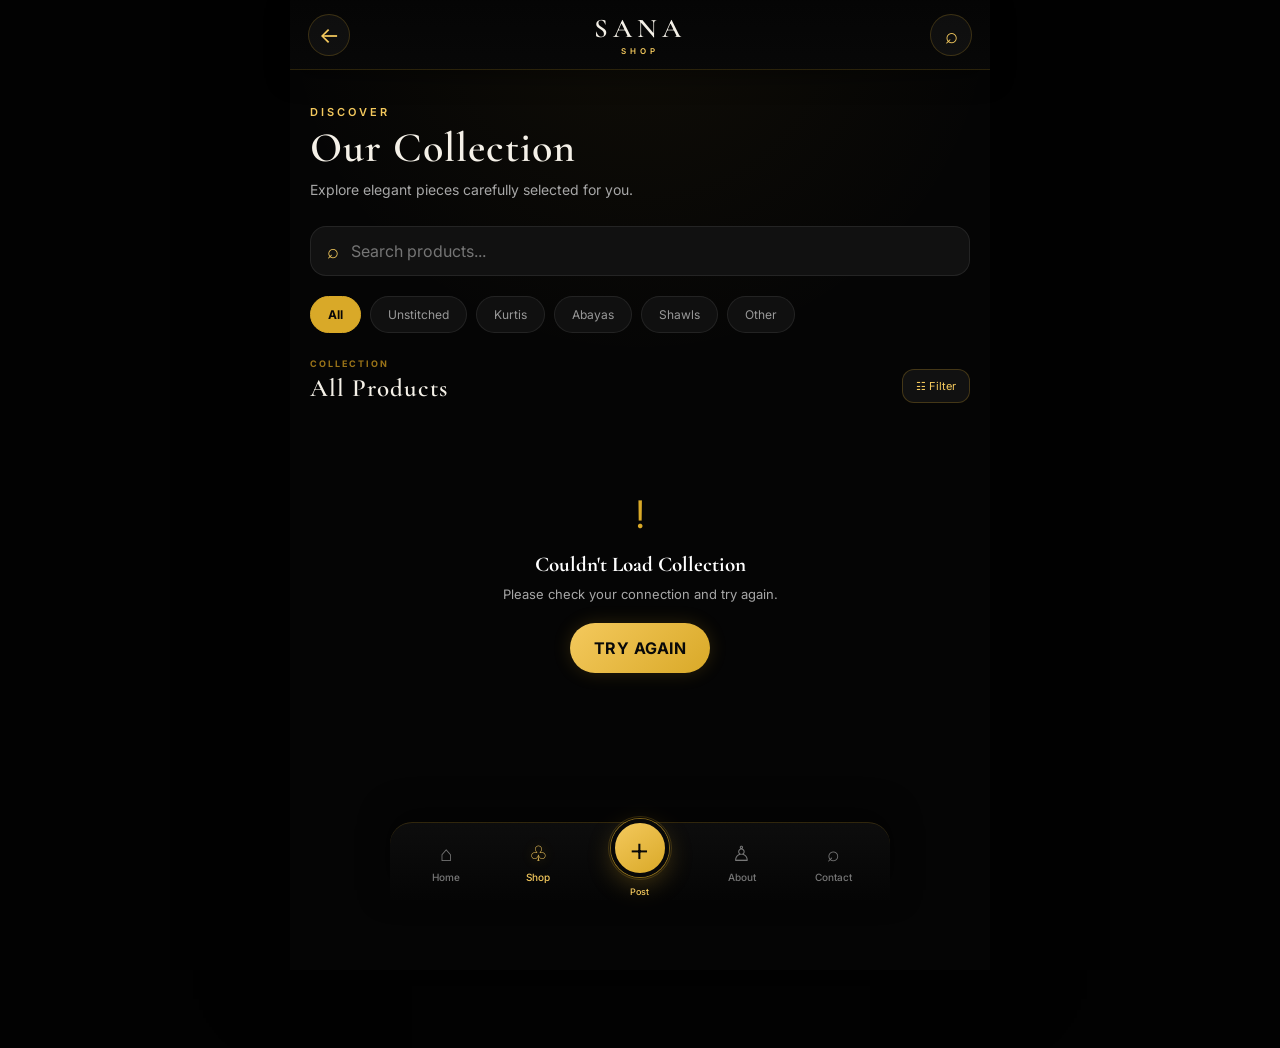
<file: pages/shop.html>
<!DOCTYPE html>
<html lang="en">

<head>

    <meta charset="UTF-8">

    <meta
        name="viewport"
        content="width=device-width, initial-scale=1.0, maximum-scale=1.0"
    >

    <meta
        name="theme-color"
        content="#0f0d0b"
    >

    <meta
        name="description"
        content="Explore the latest collection from SANA Boutique."
    >

    <title>Shop | SANA Boutique</title>


    <!-- =====================================
         GOOGLE FONTS
    ====================================== -->

    <link rel="preconnect" href="https://fonts.googleapis.com">

    <link
        rel="preconnect"
        href="https://fonts.gstatic.com"
        crossorigin
    >

    <link
        href="https://fonts.googleapis.com/css2?family=Cormorant+Garamond:wght@400;500;600;700&family=Inter:wght@400;500;600;700&display=swap"
        rel="stylesheet"
    >


    <!-- =====================================
         CSS
    ====================================== -->

    <link
        rel="stylesheet"
        href="../css/base.css"
    >

    <link
        rel="stylesheet"
        href="../css/navigation.css"
    >

    <link
        rel="stylesheet"
        href="../css/shop.css"
    >

    <link
        rel="stylesheet"
        href="../css/responsive.css"
    >


    <!-- =====================================
         SANA HEADER STYLE
         No separate header.css needed
    ====================================== -->

    <style>

        /* =====================================
           HEADER
        ===================================== */

        .app-header {

            position: sticky;

            top: 0;

            z-index: 900;

            width: 100%;

            height: 70px;

            display: grid;

            grid-template-columns: 1fr auto 1fr;

            align-items: center;

            padding: 0 18px;

            background:
                linear-gradient(
                    to bottom,
                    rgba(5, 5, 5, 0.98),
                    rgba(8, 8, 8, 0.94)
                );

            border-bottom:
                1px solid
                rgba(217, 169, 40, 0.18);

            box-shadow:
                0 8px 25px
                rgba(0, 0, 0, 0.35);

            backdrop-filter: blur(18px);

            -webkit-backdrop-filter: blur(18px);

        }


        /* =====================================
           HEADER BUTTONS
        ===================================== */

        .header-button {

            width: 42px;

            height: 42px;

            display: flex;

            align-items: center;

            justify-content: center;

            border-radius: 50%;

            background:
                rgba(255, 255, 255, 0.04);

            border:
                1px solid
                rgba(217, 169, 40, 0.22);

            color:
                var(--gold-light);

            font-size: 22px;

            line-height: 1;

            transition:
                transform 0.2s ease,
                background 0.2s ease,
                box-shadow 0.2s ease;

        }


        .header-button:active {

            transform: scale(0.90);

        }


        .header-button:hover {

            background:
                rgba(217, 169, 40, 0.10);

            box-shadow:
                0 0 18px
                rgba(217, 169, 40, 0.14);

        }


        /* =====================================
           LEFT BUTTON
        ===================================== */

        .app-header .header-button:first-child {

            justify-self: start;

        }


        /* =====================================
           RIGHT BUTTON
        ===================================== */

        .app-header .header-button:last-child {

            justify-self: end;

        }


        /* =====================================
           BRAND
        ===================================== */

        .app-header .brand {

            display: flex;

            flex-direction: column;

            align-items: center;

            justify-content: center;

            line-height: 1;

            text-align: center;

        }


        .app-header .brand-name {

            font-family:
                "Cormorant Garamond",
                serif;

            font-size: 27px;

            font-weight: 600;

            letter-spacing: 5px;

            color:
                var(--cream);

            text-shadow:
                0 0 15px
                rgba(255, 255, 255, 0.06);

        }


        .app-header .brand-subtitle {

            margin-top: 5px;

            font-family:
                "Inter",
                sans-serif;

            font-size: 8px;

            font-weight: 600;

            letter-spacing: 4px;

            color:
                var(--gold-light);

        }


        /* =====================================
           SHOP PAGE TOP SPACE
        ===================================== */

        .shop-page {

            width: 100%;

            min-height: 100vh;

        }


        /* =====================================
           MOBILE HEADER
        ===================================== */

        @media (max-width: 480px) {

            .app-header {

                height: 68px;

                padding:
                    0 14px;

            }


            .header-button {

                width: 40px;

                height: 40px;

                font-size: 21px;

            }


            .app-header .brand-name {

                font-size: 25px;

                letter-spacing: 4px;

            }


            .app-header .brand-subtitle {

                font-size: 7px;

                letter-spacing: 3px;

            }

        }


        /* =====================================
           LARGER SCREENS
        ===================================== */

        @media (min-width: 768px) {

            .app-header {

                max-width: 700px;

                margin: 0 auto;

            }

        }

    </style>

</head>


<body>


<div id="app">


    <!-- =====================================
         HEADER
    ===================================== -->

    <header class="app-header">


        <!-- BACK -->

        <button
            type="button"
            class="header-button"
            onclick="history.back()"
            aria-label="Go back"
        >
            ←
        </button>


        <!-- BRAND -->

        <div
            class="brand"
            aria-label="SANA Boutique Shop"
        >

            <div class="brand-name">
                SANA
            </div>

            <div class="brand-subtitle">
                SHOP
            </div>

        </div>


        <!-- SEARCH -->

        <button
            type="button"
            class="header-button"
            id="shopSearchButton"
            aria-label="Open product search"
        >
            ⌕
        </button>

    </header>



    <!-- =====================================
         SHOP PAGE
    ===================================== -->

    <main class="shop-page">


        <!-- =====================================
             SHOP INTRO
        ===================================== -->

        <section
            class="shop-intro"
            aria-labelledby="shopTitle"
        >

            <span class="shop-eyebrow">
                DISCOVER
            </span>


            <h1 id="shopTitle">
                Our Collection
            </h1>


            <p>
                Explore elegant pieces
                carefully selected for you.
            </p>

        </section>



        <!-- =====================================
             SEARCH
        ===================================== -->

        <section
            class="shop-search"
            id="shopSearch"
            aria-label="Product search"
        >

            <div class="search-box">

                <span
                    class="search-icon"
                    aria-hidden="true"
                >
                    ⌕
                </span>


                <input
                    type="search"
                    id="productSearch"
                    name="productSearch"
                    placeholder="Search products..."
                    autocomplete="off"
                    aria-label="Search products"
                >


                <button
                    type="button"
                    id="clearSearch"
                    class="clear-search"
                    aria-label="Clear search"
                >
                    ×
                </button>

            </div>

        </section>



        <!-- =====================================
             CATEGORIES
        ===================================== -->

        <section
            class="shop-categories"
            aria-label="Product categories"
        >

            <div
                class="category-scroll"
                id="categoryFilters"
            >

                <button
                    type="button"
                    class="category-filter active"
                    data-category="all"
                    aria-pressed="true"
                >
                    All
                </button>


                <button
                    type="button"
                    class="category-filter"
                    data-category="unstitched"
                    aria-pressed="false"
                >
                    Unstitched
                </button>


                <button
                    type="button"
                    class="category-filter"
                    data-category="kurtis"
                    aria-pressed="false"
                >
                    Kurtis
                </button>


                <button
                    type="button"
                    class="category-filter"
                    data-category="abayas"
                    aria-pressed="false"
                >
                    Abayas
                </button>


                <button
                    type="button"
                    class="category-filter"
                    data-category="shawls"
                    aria-pressed="false"
                >
                    Shawls
                </button>


                <button
                    type="button"
                    class="category-filter"
                    data-category="other"
                    aria-pressed="false"
                >
                    Other
                </button>

            </div>

        </section>



        <!-- =====================================
             RESULTS HEADER
        ===================================== -->

        <section class="results-header">

            <div>

                <span class="results-label">
                    COLLECTION
                </span>


                <h2 id="resultsTitle">
                    All Products
                </h2>

            </div>


            <button
                type="button"
                class="filter-button"
                id="filterButton"
                aria-label="Filter products"
            >
                ☷ Filter
            </button>

        </section>



        <!-- =====================================
             PRODUCTS
        ===================================== -->

        <section
            class="shop-products"
            aria-label="Products"
        >

            <div
                class="products-grid"
                id="shopProducts"
            >

                <div class="loading">

                    Loading collection...

                </div>

            </div>

        </section>


    </main>



    <!-- =====================================
         BOTTOM NAVIGATION
    ===================================== -->

    <nav
        class="bottom-navigation"
        aria-label="Main navigation"
    >


        <!-- HOME -->

        <a
            href="../index.html"
            class="nav-item"
            aria-label="Home"
        >

            <span
                class="nav-icon"
                aria-hidden="true"
            >
                ⌂
            </span>

            <span>
                Home
            </span>

        </a>



        <!-- SHOP -->

        <a
            href="shop.html"
            class="nav-item active"
            aria-current="page"
            aria-label="Shop"
        >

            <span
                class="nav-icon"
                aria-hidden="true"
            >
                ♧
            </span>

            <span>
                Shop
            </span>

        </a>



        <!-- CREATE PRODUCT -->

        <a
            href="post.html"
            class="post-button"
            id="postButton"
            aria-label="Create new product"
        >
            +
        </a>



        <!-- ABOUT -->

        <a
            href="about.html"
            class="nav-item"
            aria-label="About"
        >

            <span
                class="nav-icon"
                aria-hidden="true"
            >
                ♙
            </span>

            <span>
                About
            </span>

        </a>



        <!-- CONTACT -->

        <a
            href="contact.html"
            class="nav-item"
            aria-label="Contact"
        >

            <span
                class="nav-icon"
                aria-hidden="true"
            >
                ⌕
            </span>

            <span>
                Contact
            </span>

        </a>


    </nav>


</div>



<!-- =====================================
     JAVASCRIPT
====================================== -->

<script src="../js/app.js"></script>

<script src="../js/navigation.js"></script>

<script src="../js/api.js"></script>

<script src="../js/shop.js"></script>


</body>

</html>
</file>
<file: css/base.css>
/* =========================================
   SANA BOUTIQUE
   BASE / GLOBAL STYLES
========================================= */


/* ---------- RESET ---------- */

* {
    margin: 0;
    padding: 0;
    box-sizing: border-box;
}

html {
    scroll-behavior: smooth;
}

body {
    background: #050505;
    color: #f5f1e8;
    font-family: "Inter", sans-serif;
    min-height: 100vh;
    overflow-x: hidden;
}

button,
a,
input,
textarea,
select {
    font: inherit;
}

button {
    border: none;
    cursor: pointer;
}

a {
    color: inherit;
    text-decoration: none;
}


/* ---------- VARIABLES ---------- */

:root {

    /* Background */
    --black: #050505;
    --dark: #0b0b0b;
    --card: #111111;
    --card-light: #171717;

    /* Gold */
    --gold: #d9a928;
    --gold-light: #f4c95d;
    --gold-dark: #9b7418;

    /* Text */
    --white: #ffffff;
    --cream: #f5f1e8;
    --muted: #a7a7a7;

    /* Borders */
    --border: rgba(217, 169, 40, 0.25);
    --border-light: rgba(255, 255, 255, 0.08);

    /* Effects */
    --gold-glow:
        0 0 18px rgba(217, 169, 40, 0.18);

    --strong-glow:
        0 0 30px rgba(217, 169, 40, 0.25);

    /* Radius */
    --radius-small: 12px;
    --radius: 20px;
    --radius-large: 28px;

    /* Navigation */
    --nav-height: 78px;
}


/* ---------- APP ---------- */

#app {
    width: 100%;
    min-height: 100vh;
    background:
        radial-gradient(
            circle at top,
            rgba(217, 169, 40, 0.05),
            transparent 35%
        ),
        var(--black);
}


/* ---------- TEXT ---------- */

h1,
h2,
h3 {
    font-family: "Cormorant Garamond", serif;
}

h1 {
    font-size: 48px;
    line-height: 0.95;
    font-weight: 600;
    letter-spacing: 1px;
}

h2 {
    font-size: 26px;
    font-weight: 600;
    letter-spacing: 2px;
}

h3 {
    font-size: 21px;
}

p {
    line-height: 1.6;
}


/* ---------- SECTION ---------- */

.section {
    width: 100%;
    max-width: 700px;
    margin: 0 auto;
    padding: 45px 20px;
}


/* ---------- SECTION TITLE ---------- */

.section-title {
    display: flex;
    align-items: center;
    justify-content: center;
    gap: 12px;
    margin-bottom: 25px;
    color: var(--gold-light);
    text-align: center;
}

.section-title span {
    color: var(--gold);
    font-size: 13px;
}


/* ---------- GOLD BUTTON ---------- */

.gold-button {
    display: inline-flex;
    align-items: center;
    justify-content: center;

    min-height: 50px;
    padding: 0 24px;

    border-radius: 30px;

    background: linear-gradient(
        135deg,
        var(--gold-light),
        var(--gold)
    );

    color: #090909;

    font-weight: 700;
    letter-spacing: 0.5px;

    box-shadow: var(--gold-glow);

    transition:
        transform 0.2s ease,
        box-shadow 0.2s ease;
}

.gold-button:active {
    transform: scale(0.96);
}

.gold-button:hover {
    box-shadow: var(--strong-glow);
}


/* ---------- CARDS ---------- */

.card {
    background: linear-gradient(
        145deg,
        #151515,
        #0c0c0c
    );

    border: 1px solid var(--border);

    border-radius: var(--radius);

    overflow: hidden;

    box-shadow:
        0 10px 30px rgba(0, 0, 0, 0.35);
}


/* ---------- IMAGE PLACEHOLDER ---------- */

.image-placeholder {
    background:
        linear-gradient(
            135deg,
            #171717,
            #080808
        );

    position: relative;
    overflow: hidden;
}


/* ---------- LOADING ---------- */

.loading {
    width: 100%;
    padding: 50px 20px;

    text-align: center;

    color: var(--muted);
}


/* ---------- SCROLLBAR ---------- */

::-webkit-scrollbar {
    width: 4px;
}

::-webkit-scrollbar-track {
    background: var(--black);
}

::-webkit-scrollbar-thumb {
    background: var(--gold-dark);
    border-radius: 10px;
}


/* ---------- SELECTION ---------- */

::selection {
    background: var(--gold);
    color: #000;
}


/* ---------- MOBILE DEFAULT ---------- */

body {
    padding-bottom: var(--nav-height);
}


/* ---------- INPUTS ---------- */

input,
textarea,
select {
    width: 100%;

    background: #101010;

    color: var(--white);

    border: 1px solid var(--border-light);

    border-radius: 14px;

    outline: none;

    padding: 14px 16px;
}

input:focus,
textarea:focus,
select:focus {
    border-color: var(--gold);
    box-shadow: var(--gold-glow);
}

textarea {
    min-height: 120px;
    resize: vertical;
}


/* ---------- HIDDEN ---------- */

.hidden {
    display: none !important;
}
</file>
<file: css/home.css>
/* =========================================
   SANA BOUTIQUE
   HOME PAGE
========================================= */


/* =========================================
   HERO
========================================= */

.hero {
    position: relative;

    width: 100%;

    min-height: 540px;

    overflow: hidden;

    background: #050505;
}


/* =========================================
   REAL CINEMATIC HERO IMAGE
========================================= */

.hero-image {
    position: absolute;

    inset: 0;

    width: 100%;
    height: 100%;

    background-image:
        url("../assets/hero/hero-home.jpg");

    background-size: cover;

    background-position:
        center center;

    background-repeat: no-repeat;

    transform: scale(1.03);

    z-index: 1;

    filter:
        brightness(0.78)
        contrast(1.08)
        saturate(0.82);
}


/* =========================================
   CINEMATIC DARK GRADIENT
========================================= */

.hero-shade {
    position: absolute;

    inset: 0;

    z-index: 2;

    pointer-events: none;

    background:
        linear-gradient(
            to bottom,
            rgba(0, 0, 0, 0.12) 0%,
            rgba(0, 0, 0, 0.16) 22%,
            rgba(0, 0, 0, 0.30) 42%,
            rgba(0, 0, 0, 0.66) 65%,
            rgba(4, 4, 4, 0.98) 100%
        );
}


/* =========================================
   HERO CONTENT
========================================= */

.hero-overlay {
    position: relative;

    z-index: 3;

    min-height: 540px;

    display: flex;

    flex-direction: column;

    justify-content: flex-end;

    padding:
        40px
        24px
        45px;

    max-width: 520px;
}


/* =========================================
   PREMIUM LABEL
========================================= */

.hero-small-title {
    color: var(--gold-light);

    font-size: 13px;

    font-weight: 600;

    letter-spacing: 3px;

    margin-bottom: 14px;

    text-shadow:
        0 2px 12px rgba(0, 0, 0, 0.8);
}


/* =========================================
   HERO TITLE
========================================= */

.hero h1 {
    color: var(--cream);

    margin-bottom: 18px;

    text-shadow:
        0 4px 25px rgba(0, 0, 0, 0.95),
        0 1px 3px rgba(0, 0, 0, 0.8);
}


/* =========================================
   HERO DESCRIPTION
========================================= */

.hero p {
    color: #dedede;

    font-size: 15px;

    line-height: 1.6;

    margin-bottom: 25px;

    text-shadow:
        0 2px 10px rgba(0, 0, 0, 0.9);
}


/* =========================================
   CATEGORY GRID
========================================= */

.category-grid {
    display: grid;

    grid-template-columns:
        repeat(2, 1fr);

    gap: 14px;
}


/* =========================================
   CATEGORY CARD
========================================= */

.category-card {
    position: relative;

    min-height: 260px;

    overflow: hidden;

    border-radius: var(--radius);

    border:
        1px solid var(--border);

    background: #101010;

    box-shadow:
        0 10px 30px
        rgba(0, 0, 0, 0.45);

    transition:
        transform 0.25s ease,
        border-color 0.25s ease;
}


.category-card:active {
    transform: scale(0.97);
}


/* =========================================
   CATEGORY IMAGE
========================================= */

.category-image {
    position: absolute;

    inset: 0;

    width: 100%;
    height: 100%;

    background-size: cover;

    background-position: center;

    background-repeat: no-repeat;

    transition:
        transform 0.45s ease,
        filter 0.45s ease;
}


/* =========================================
   UNSTITCHED
========================================= */

.unstitched-image {
    background-image:
        linear-gradient(
            to bottom,
            rgba(0, 0, 0, 0.05) 0%,
            rgba(0, 0, 0, 0.16) 30%,
            rgba(0, 0, 0, 0.92) 100%
        ),
        url("../assets/categories/unstitched.jpg");

    background-size: cover;

    background-position: center;
}


/* =========================================
   KURTIS
========================================= */

.kurtis-image {
    background-image:
        linear-gradient(
            to bottom,
            rgba(0, 0, 0, 0.05) 0%,
            rgba(0, 0, 0, 0.16) 30%,
            rgba(0, 0, 0, 0.92) 100%
        ),
        url("../assets/categories/kurtis.jpg");

    background-size: cover;

    background-position: center;
}


/* =========================================
   ABAYAS
========================================= */

.abaya-image {
    background-image:
        linear-gradient(
            to bottom,
            rgba(0, 0, 0, 0.05) 0%,
            rgba(0, 0, 0, 0.16) 30%,
            rgba(0, 0, 0, 0.92) 100%
        ),
        url("../assets/categories/abayas.jpg");

    background-size: cover;

    background-position: center;
}


/* =========================================
   SHAWLS
========================================= */

.shawl-image {
    background-image:
        linear-gradient(
            to bottom,
            rgba(0, 0, 0, 0.05) 0%,
            rgba(0, 0, 0, 0.16) 30%,
            rgba(0, 0, 0, 0.92) 100%
        ),
        url("../assets/categories/shawls.jpg");

    background-size: cover;

    background-position: center;
}


/* =========================================
   CATEGORY IMAGE EFFECT
========================================= */

.category-card:hover .category-image {
    transform: scale(1.05);

    filter:
        brightness(1.05);
}


/* =========================================
   CATEGORY CONTENT
========================================= */

.category-content {
    position: absolute;

    left: 0;
    right: 0;
    bottom: 0;

    z-index: 2;

    padding:
        30px
        14px
        18px;

    text-align: center;

    background:
        linear-gradient(
            to top,
            rgba(0, 0, 0, 0.97) 0%,
            rgba(0, 0, 0, 0.70) 45%,
            rgba(0, 0, 0, 0) 100%
        );
}


/* =========================================
   CATEGORY TITLE
========================================= */

.category-content h3 {
    color: var(--white);

    font-size: 18px;

    line-height: 1.1;

    letter-spacing: 1px;

    margin-bottom: 10px;

    text-shadow:
        0 2px 10px
        rgba(0, 0, 0, 0.9);
}


/* =========================================
   CATEGORY BUTTON
========================================= */

.category-content button {
    background: transparent;

    color: var(--gold-light);

    font-size: 12px;

    font-weight: 500;

    letter-spacing: 0.5px;

    border: 0;

    cursor: pointer;
}


/* =========================================
   FEATURED PRODUCTS
========================================= */

.products-grid {
    display: grid;

    grid-template-columns:
        repeat(2, 1fr);

    gap: 14px;
}


/* =========================================
   FEATURED PRODUCTS — SIDE SCROLL
   Applied by home.js (adds the
   product-scroll-row class once real
   products render). Two classes beat one,
   so this overrides the grid above without
   needing !important. The loading / waking
   up / error states remove this class, so
   they fall back to the plain grid block
   above and stay single-column/centered.
========================================= */

.products-grid.product-scroll-row {
    display: flex;

    grid-template-columns: none;

    gap: 14px;

    overflow-x: auto;

    scroll-snap-type: x mandatory;

    -webkit-overflow-scrolling: touch;

    padding: 4px 4px 12px;

    margin: 0 -4px;

    scrollbar-width: none;
}


.products-grid.product-scroll-row::-webkit-scrollbar {
    display: none;
}


.products-grid.product-scroll-row .product-card {
    flex: 0 0 auto;

    width: 44vw;

    max-width: 190px;

    scroll-snap-align: start;
}


/* =========================================
   PRODUCT CARD
========================================= */

.product-card {
    position: relative;

    overflow: hidden;

    border-radius: var(--radius);

    background:
        linear-gradient(
            145deg,
            #161616,
            #0b0b0b
        );

    border:
        1px solid var(--border);

    box-shadow:
        0 8px 25px
        rgba(0, 0, 0, 0.4);

    transition:
        transform 0.2s ease;
}


.product-card:active {
    transform: scale(0.97);
}


/* =========================================
   REAL POSTED PRODUCT IMAGE
========================================= */

.product-card-image {
    width: 100%;

    aspect-ratio: 0.82;

    object-fit: cover;

    object-position: center;

    display: block;

    background: #151515;
}


/* =========================================
   PRODUCT INFORMATION
========================================= */

.product-info {
    padding: 13px;
}


.product-info h3 {
    color: var(--white);

    font-family: "Inter", sans-serif;

    font-size: 14px;

    font-weight: 600;

    line-height: 1.3;

    margin-bottom: 6px;
}


.product-price {
    color: var(--gold-light);

    font-size: 16px;

    font-weight: 700;
}


/* =========================================
   FAVORITE BUTTON
========================================= */

.product-favorite {
    position: absolute;

    top: 10px;
    right: 10px;

    width: 36px;
    height: 36px;

    display: flex;

    align-items: center;

    justify-content: center;

    border-radius: 50%;

    background:
        rgba(0, 0, 0, 0.65);

    border:
        1px solid
        rgba(217, 169, 40, 0.5);

    color: var(--gold-light);

    font-size: 19px;

    backdrop-filter: blur(8px);

    z-index: 4;
}


/* =========================================
   IMAGE PLACEHOLDER
========================================= */

.image-placeholder {
    display: flex;

    align-items: center;

    justify-content: center;

    background:
        linear-gradient(
            145deg,
            #181818,
            #090909
        );
}


/* =========================================
   WHY SANA
========================================= */

.why-section {
    padding-bottom: 55px;
}


/* =========================================
   FEATURES
========================================= */

.features {
    display: grid;

    grid-template-columns:
        repeat(3, 1fr);

    gap: 10px;
}


/* =========================================
   FEATURE CARD
========================================= */

.feature {
    padding:
        18px 10px;

    text-align: center;

    border:
        1px solid var(--border-light);

    border-radius: var(--radius);

    background:
        linear-gradient(
            145deg,
            #131313,
            #0b0b0b
        );

    box-shadow:
        0 8px 25px
        rgba(0, 0, 0, 0.25);
}


/* =========================================
   FEATURE ICON
========================================= */

.feature-icon {
    width: 42px;
    height: 42px;

    margin:
        0 auto 10px;

    display: flex;

    align-items: center;

    justify-content: center;

    border-radius: 50%;

    border:
        1px solid var(--gold);

    color: var(--gold-light);

    font-size: 21px;
}


/* =========================================
   FEATURE TITLE
========================================= */

.feature h3 {
    font-family: "Inter", sans-serif;

    color: var(--white);

    font-size: 11px;

    letter-spacing: 0.5px;

    margin-bottom: 7px;
}


/* =========================================
   FEATURE DESCRIPTION
========================================= */

.feature p {
    color: var(--muted);

    font-size: 10px;

    line-height: 1.45;
}


/* =========================================
   SECTION TITLE
========================================= */

.section-title h2 {
    position: relative;
}


/* =========================================
   GOLD LINE
========================================= */

.section-title h2::after {
    content: "";

    display: block;

    width: 45px;

    height: 1px;

    margin:
        8px auto 0;

    background:
        linear-gradient(
            to right,
            transparent,
            var(--gold),
            transparent
        );
}


/* =========================================
   MAIN
========================================= */

main {
    width: 100%;

    padding-bottom: 15px;
}


/* =========================================
   MOBILE HERO
========================================= */

@media (max-width: 600px) {

    .hero {
        min-height: 540px;
    }


    .hero-image {
        background-position:
            center center;
    }


    .hero-overlay {
        min-height: 540px;

        padding:
            40px 24px 45px;
    }


    .hero-small-title {
        font-size: 12px;

        letter-spacing: 2.5px;
    }


    .category-card {
        min-height: 260px;
    }
}
</file>
<file: css/header.css>
/* =========================================
   SANA BOUTIQUE
   PREMIUM HEADER
========================================= */


/* =========================================
   HEADER
========================================= */

.app-header {
    position: sticky;
    top: 0;
    left: 0;
    right: 0;

    z-index: 900;

    width: 100%;
    height: 72px;

    display: flex;
    align-items: center;
    justify-content: space-between;

    padding: 0 18px;

    background:
        linear-gradient(
            to bottom,
            rgba(5, 5, 5, 0.98),
            rgba(8, 8, 8, 0.94)
        );

    border-bottom:
        1px solid rgba(217, 169, 40, 0.18);

    box-shadow:
        0 8px 25px rgba(0, 0, 0, 0.35);

    backdrop-filter: blur(18px);
    -webkit-backdrop-filter: blur(18px);
}


/* =========================================
   HEADER BUTTONS
========================================= */

.header-button {
    width: 42px;
    height: 42px;

    display: flex;
    align-items: center;
    justify-content: center;

    flex-shrink: 0;

    border-radius: 50%;

    background:
        rgba(255, 255, 255, 0.035);

    border:
        1px solid rgba(217, 169, 40, 0.22);

    color: var(--gold-light);

    font-size: 21px;
    line-height: 1;

    transition:
        transform 0.2s ease,
        background 0.2s ease,
        border-color 0.2s ease,
        box-shadow 0.2s ease;
}


/* Touch effect */

.header-button:active {
    transform: scale(0.9);
}


/* Hover */

.header-button:hover {
    background:
        rgba(217, 169, 40, 0.08);

    border-color:
        rgba(217, 169, 40, 0.5);

    box-shadow:
        0 0 18px rgba(217, 169, 40, 0.12);
}


/* =========================================
   MENU BUTTON
========================================= */

#menuButton {
    font-size: 22px;
    font-weight: 400;
}


/* =========================================
   FAVORITE BUTTON
========================================= */

#bagButton {
    font-size: 24px;
    font-weight: 400;
}


/* =========================================
   BRAND
========================================= */

.brand {
    position: absolute;

    left: 50%;

    transform:
        translateX(-50%);

    display: flex;
    flex-direction: column;

    align-items: center;
    justify-content: center;

    text-align: center;

    pointer-events: none;

    user-select: none;
}


/* =========================================
   SANA
========================================= */

.brand-name {
    font-family:
        "Cormorant Garamond",
        serif;

    color: var(--cream);

    font-size: 27px;

    font-weight: 600;

    line-height: 0.9;

    letter-spacing: 5px;

    text-indent: 5px;

    text-shadow:
        0 2px 12px rgba(0, 0, 0, 0.8);
}


/* =========================================
   BOUTIQUE
========================================= */

.brand-subtitle {
    margin-top: 6px;

    color: var(--gold-light);

    font-family:
        "Inter",
        sans-serif;

    font-size: 8px;

    font-weight: 600;

    line-height: 1;

    letter-spacing: 4px;

    text-indent: 4px;

    opacity: 0.9;
}


/* =========================================
   GOLD LINE UNDER BRAND
========================================= */

.brand::after {
    content: "";

    width: 28px;
    height: 1px;

    margin-top: 6px;

    background:
        linear-gradient(
            to right,
            transparent,
            var(--gold),
            transparent
        );

    opacity: 0.7;
}


/* =========================================
   SMALL MOBILE SCREENS
========================================= */

@media (max-width: 360px) {

    .app-header {
        height: 68px;
        padding: 0 14px;
    }

    .header-button {
        width: 39px;
        height: 39px;
    }

    .brand-name {
        font-size: 24px;
        letter-spacing: 4px;
        text-indent: 4px;
    }

    .brand-subtitle {
        font-size: 7px;
        letter-spacing: 3px;
        text-indent: 3px;
    }

}


/* =========================================
   TABLET / DESKTOP
========================================= */

@media (min-width: 768px) {

    .app-header {
        height: 78px;

        padding-left: 24px;
        padding-right: 24px;
    }

    .header-button {
        width: 44px;
        height: 44px;
    }

    .brand-name {
        font-size: 30px;
    }

    .brand-subtitle {
        font-size: 9px;
    }

  }
</file>
<file: css/navigation.css>
/* =========================================
   SANA BOUTIQUE
   BOTTOM NAVIGATION
========================================= */

.bottom-navigation {
    position: fixed;

    left: 0;
    right: 0;
    bottom: 0;

    z-index: 1000;

    height: var(--nav-height);

    display: grid;

    grid-template-columns:
        1fr
        1fr
        1.2fr
        1fr
        1fr;

    align-items: center;

    padding: 8px 10px;

    background:
        linear-gradient(
            to top,
            #050505 0%,
            #0d0d0d 100%
        );

    border-top: 1px solid rgba(217, 169, 40, 0.2);

    box-shadow:
        0 -10px 30px rgba(0, 0, 0, 0.55);

    backdrop-filter: blur(15px);
}


/* =========================================
   NAV ITEMS
========================================= */

.nav-item {
    height: 100%;

    display: flex;
    flex-direction: column;

    align-items: center;
    justify-content: center;

    gap: 4px;

    color: #777;

    font-size: 10px;
    font-weight: 500;

    transition:
        color 0.2s ease,
        transform 0.2s ease;
}


.nav-item:active {
    transform: scale(0.92);
}


/* Icon */

.nav-icon {
    width: 27px;
    height: 27px;

    display: flex;
    align-items: center;
    justify-content: center;

    font-size: 21px;

    color: #777;

    transition:
        color 0.2s ease,
        text-shadow 0.2s ease;
}


/* Active page */

.nav-item.active {
    color: var(--gold-light);
}


.nav-item.active .nav-icon {
    color: var(--gold-light);

    text-shadow:
        0 0 12px rgba(217, 169, 40, 0.45);
}


/* =========================================
   CENTER POST BUTTON
========================================= */

.post-button {
    position: relative;

    width: 58px;
    height: 58px;

    margin: -27px auto 0;

    display: flex;
    align-items: center;
    justify-content: center;

    border-radius: 50%;

    background:
        linear-gradient(
            145deg,
            var(--gold-light),
            var(--gold)
        );

    color: #080808;

    font-size: 34px;
    font-weight: 300;

    border: 4px solid #080808;

    box-shadow:
        0 0 0 1px rgba(217, 169, 40, 0.55),
        0 8px 25px rgba(217, 169, 40, 0.25);

    transition:
        transform 0.2s ease,
        box-shadow 0.2s ease;
}


.post-button::before {
    content: "";

    position: absolute;

    inset: -7px;

    border-radius: 50%;

    border: 1px solid rgba(217, 169, 40, 0.2);

    pointer-events: none;
}


.post-button:active {
    transform: scale(0.9);
}


.post-button:hover {
    box-shadow:
        0 0 0 1px rgba(217, 169, 40, 0.7),
        0 10px 35px rgba(217, 169, 40, 0.4);
}


/* =========================================
   POST LABEL
========================================= */

.post-button::after {
    content: "Post";

    position: absolute;

    top: 63px;

    color: var(--gold-light);

    font-size: 9px;
    font-weight: 500;

    pointer-events: none;
}


/* =========================================
   SAFE AREA
========================================= */

@supports (padding-bottom: env(safe-area-inset-bottom)) {

    .bottom-navigation {
        padding-bottom:
            calc(8px + env(safe-area-inset-bottom));

        height:
            calc(
                var(--nav-height)
                + env(safe-area-inset-bottom)
            );
    }

    body {
        padding-bottom:
            calc(
                var(--nav-height)
                + env(safe-area-inset-bottom)
            );
    }
}


/* =========================================
   DESKTOP / LARGE SCREEN
========================================= */

@media (min-width: 768px) {

    .bottom-navigation {
        left: 50%;

        right: auto;

        width: 500px;

        transform: translateX(-50%);

        border-radius: 22px 22px 0 0;
    }

}
</file>
<file: css/responsive.css>
/* =========================================
   SANA BOUTIQUE
   RESPONSIVE DESIGN
========================================= */


/* =========================================
   SMALL PHONES
   320px - 374px
========================================= */

@media (max-width: 374px) {

    h1 {
        font-size: 40px;
    }

    h2 {
        font-size: 22px;
    }

    .section {
        padding-left: 14px;
        padding-right: 14px;
    }

    .hero {
        min-height: 500px;
    }

    .hero-overlay {
        min-height: 500px;
        padding: 30px 18px 35px;
    }

    .category-grid,
    .products-grid {
        gap: 10px;
    }

    .category-card {
        min-height: 205px;
    }

    .category-content {
        padding: 15px 9px;
    }

    .category-content h3 {
        font-size: 16px;
    }

    .product-info {
        padding: 10px;
    }

    .product-info h3 {
        font-size: 13px;
    }

    .product-price {
        font-size: 14px;
    }

    .features {
        gap: 7px;
    }

    .feature {
        padding: 15px 7px;
    }

    .feature h3 {
        font-size: 9px;
    }

    .feature p {
        font-size: 9px;
    }

    .post-button {
        width: 54px;
        height: 54px;
        font-size: 30px;
    }
}


/* =========================================
   NORMAL PHONES
   375px - 430px
========================================= */

@media (min-width: 375px) and (max-width: 430px) {

    .hero {
        min-height: 560px;
    }

    .hero-overlay {
        min-height: 560px;
    }
}


/* =========================================
   LARGE PHONES
   431px - 767px
========================================= */

@media (min-width: 431px) and (max-width: 767px) {

    .section {
        max-width: 680px;
    }

    .category-grid {
        grid-template-columns: repeat(2, 1fr);
    }

    .products-grid {
        grid-template-columns: repeat(3, 1fr);
    }

    .hero {
        min-height: 620px;
    }

    .hero-overlay {
        min-height: 620px;
        padding-left: 35px;
        padding-right: 35px;
    }
}


/* =========================================
   TABLETS
   768px+
========================================= */

@media (min-width: 768px) {

    body {
        background: #020202;
    }

    #app {
        max-width: 700px;
        margin: 0 auto;

        box-shadow:
            0 0 80px rgba(0, 0, 0, 0.7);
    }

    .hero {
        min-height: 650px;
        border-radius: 0 0 30px 30px;
    }

    .hero-overlay {
        min-height: 650px;
        padding: 50px;
    }

    .category-grid {
        grid-template-columns: repeat(2, 1fr);
    }

    .products-grid {
        grid-template-columns: repeat(3, 1fr);
    }
}


/* =========================================
   LANDSCAPE PHONES
========================================= */

@media (
    max-height: 500px
) and (
    orientation: landscape
) {

    .hero {
        min-height: 420px;
    }

    .hero-overlay {
        min-height: 420px;
        padding-top: 25px;
        padding-bottom: 25px;
    }

    .hero h1 {
        font-size: 36px;
    }

    .bottom-navigation {
        height: 65px;
    }
}


/* =========================================
   REDUCED MOTION
========================================= */

@media (prefers-reduced-motion: reduce) {

    *,
    *::before,
    *::after {
        scroll-behavior: auto !important;
        transition: none !important;
        animation: none !important;
    }
                                      }
</file>
<file: css/about.css>
/* =========================================
   SANA BOUTIQUE
   ABOUT PAGE
   Reuses tokens from base.css (--gold, --card,
   --radius, --cream, --muted, etc.) — only
   page-specific classes live here.
========================================= */


/* ---------- SHARED BITS ---------- */

.about-eyebrow {
    display: flex;
    align-items: center;
    gap: 8px;

    margin-bottom: 10px;

    font-family: "Inter", sans-serif;
    font-size: 12px;
    font-weight: 600;
    letter-spacing: 0.24em;
    text-transform: uppercase;

    color: var(--gold);
}

.about-eyebrow::before {
    content: "✦";
    font-size: 10px;
}

.about-gold-text {
    background: linear-gradient(100deg, var(--gold-light), var(--gold) 60%, var(--gold-dark));
    -webkit-background-clip: text;
    background-clip: text;
    color: transparent;
}

.about-rule {
    width: 44px;
    height: 2px;
    margin: 14px 0 18px;
    background: linear-gradient(90deg, var(--gold-light), transparent);
}

.about-block-title {
    font-size: 28px;
    line-height: 1.15;
    color: var(--cream);
}

.about-page p {
    color: var(--muted);
    font-size: 15px;
}

.about-cta-row {
    display: flex;
    flex-direction: column;
    gap: 14px;
    margin-top: 26px;
}

.about-cta-row.center {
    align-items: center;
}

.about-outline-button {
    display: inline-flex;
    align-items: center;
    justify-content: center;

    min-height: 50px;
    padding: 0 24px;

    border-radius: 30px;
    border: 1px solid var(--border);

    color: var(--gold-light);
    font-weight: 600;
    letter-spacing: 0.5px;

    transition: border-color 0.2s ease, background 0.2s ease, transform 0.2s ease;
}

.about-outline-button:hover {
    border-color: var(--gold);
    background: rgba(217, 169, 40, 0.08);
}

.about-outline-button:active {
    transform: scale(0.96);
}


/* ---------- HERO ---------- */

.about-hero {
    position: relative;
    isolation: isolate;
    overflow: hidden;

    min-height: 82vh;
    display: flex;
    align-items: center;

    padding: 36px 22px 70px;

    background:
        radial-gradient(120% 70% at 78% 8%, rgba(217, 169, 40, 0.14), transparent 60%),
        radial-gradient(90% 60% at 10% 100%, rgba(155, 116, 24, 0.12), transparent 70%),
        var(--black);
}

.about-hero-canvas {
    position: absolute;
    inset: 0;
    width: 100%;
    height: 100%;
    z-index: 0;
    opacity: 0.9;
}

.about-hero-fabric {
    position: absolute;
    inset: -10% -20% -10% -10%;
    width: 130%;
    height: 120%;
    z-index: 0;
    opacity: 0.8;
}

.about-strand {
    animation: aboutDrift 18s ease-in-out infinite;
    transform-origin: 70% 30%;
}

.about-strand-1 { animation-duration: 17s; }
.about-strand-2 { animation-duration: 21s; animation-delay: -4s; }
.about-strand-3 { animation-duration: 25s; animation-delay: -9s; }

@keyframes aboutDrift {
    0%, 100% { transform: translate(0, 0) rotate(0deg); }
    25%      { transform: translate(-14px, 10px) rotate(1.1deg); }
    50%      { transform: translate(6px, -14px) rotate(-0.9deg); }
    75%      { transform: translate(-8px, -4px) rotate(0.6deg); }
}

.about-hero-inner {
    position: relative;
    z-index: 2;
    max-width: 380px;
}

.about-hero-title {
    font-family: "Cormorant Garamond", serif;
    font-size: clamp(38px, 11vw, 52px);
    line-height: 0.98;
    font-weight: 600;
    color: var(--cream);
}

.about-hero-copy {
    color: var(--muted);
    font-size: 15px;
    max-width: 40ch;
}


/* ---------- MISSION SPLIT ---------- */

.about-mission-grid {
    display: flex;
    flex-direction: column;
    gap: 30px;
}

.about-visual {
    position: relative;
    padding: 0;
    aspect-ratio: 4 / 3.2;
}

.about-fabric-close {
    width: 100%;
    height: 100%;
    display: block;
    border-radius: var(--radius);
}

.about-thread-group path {
    animation: aboutThreadSway 9s ease-in-out infinite;
    transform-origin: center;
}
.about-thread-group path:nth-child(2) { animation-duration: 11s; animation-delay: -2s; }
.about-thread-group path:nth-child(3) { animation-duration: 13s; animation-delay: -5s; }

@keyframes aboutThreadSway {
    0%, 100% { transform: translateY(0); }
    50%      { transform: translateY(-4px); }
}

.about-petal-group {
    animation: aboutShimmer 3.2s ease-in-out infinite;
}

@keyframes aboutShimmer {
    0%, 100% { opacity: 0.5; }
    50%      { opacity: 1; }
}

.about-visual.is-paused .about-thread-group path,
.about-visual.is-paused .about-petal-group {
    animation-play-state: paused;
}

.about-play-btn {
    position: absolute;
    left: 50%;
    top: 50%;
    transform: translate(-50%, -50%);

    width: 52px;
    height: 52px;
    border-radius: 50%;

    display: grid;
    place-items: center;

    background: rgba(5, 5, 5, 0.55);
    border: 1px solid rgba(244, 201, 93, 0.5);
    color: var(--gold-light);

    font-size: 13px;
    letter-spacing: 2px;

    backdrop-filter: blur(4px);
    transition: transform 0.25s ease, background 0.25s ease;
}

.about-play-btn:hover {
    transform: translate(-50%, -50%) scale(1.08);
    background: rgba(5, 5, 5, 0.75);
}

.about-mission-copy { display: flex; flex-direction: column; }

.about-chip-row {
    margin-top: 22px;
    display: flex;
    flex-wrap: wrap;
    gap: 10px;
}

.about-chip-row li {
    display: flex;
    align-items: center;
    gap: 8px;

    padding: 10px 14px;
    border: 1px solid var(--border);
    border-radius: 999px;

    font-size: 12.5px;
    color: var(--cream);
    background: rgba(217, 169, 40, 0.04);
}

.about-chip-row li span { color: var(--gold); }


/* ---------- VALUES ---------- */

.about-values-grid {
    display: grid;
    grid-template-columns: repeat(2, 1fr);
    gap: 14px;
}

.about-value-card {
    padding: 22px 16px;
    text-align: center;
}

.about-value-icon {
    width: 48px;
    height: 48px;
    margin: 0 auto 12px;

    display: grid;
    place-items: center;

    border-radius: 50%;
    border: 1px solid var(--gold-dark);
    color: var(--gold);
    font-size: 19px;
}

.about-value-card h3 {
    font-size: 16px;
    color: var(--cream);
    margin-bottom: 6px;
}

.about-value-card p {
    font-size: 12.5px;
    color: var(--muted);
}


/* ---------- BEHIND THE BRAND ---------- */

.about-makers-card {
    padding: 30px 24px;
}


/* ---------- FINAL CTA ---------- */

.about-final-cta {
    text-align: center;
    padding-bottom: 20px;
}


/* ---------- RESPONSIVE ---------- */

@media (min-width: 640px) {
    .about-cta-row { flex-direction: row; }
    .about-cta-row.center { justify-content: center; }
}

@media (min-width: 768px) {
    .about-mission-grid {
        flex-direction: row;
        align-items: center;
        gap: 46px;
    }
    .about-visual, .about-mission-copy { flex: 1 1 0; }
    .about-values-grid { grid-template-columns: repeat(4, 1fr); }
}

@media (prefers-reduced-motion: reduce) {
    .about-strand,
    .about-thread-group path,
    .about-petal-group {
        animation-duration: 0.001ms !important;
    }
   }
</file>
<file: css/contact.css>
/* =========================================
   SANA BOUTIQUE
   CONTACT PAGE
   Reuses base.css tokens (--gold, --card,
   --radius, --cream, --muted, etc.)
========================================= */


.icon { display: inline-block; vertical-align: middle; flex-shrink: 0; }

.contact-eyebrow {
    display: flex;
    align-items: center;
    gap: 8px;
    margin-bottom: 10px;

    font-family: "Inter", sans-serif;
    font-size: 12px;
    font-weight: 600;
    letter-spacing: 0.24em;
    text-transform: uppercase;
    color: var(--gold);
}

.contact-eyebrow::before { content: "✦"; font-size: 10px; }

.contact-rule {
    width: 90px;
    height: 1px;
    margin: 16px 0 18px;
    background: linear-gradient(90deg, var(--gold-light), transparent 70%);
    position: relative;
}
.contact-rule::after {
    content: "◆";
    position: absolute;
    left: 40px;
    top: -6px;
    font-size: 10px;
    color: var(--gold);
}

.contact-outline-button {
    display: inline-flex;
    align-items: center;
    gap: 8px;

    min-height: 48px;
    padding: 0 22px;

    border-radius: 30px;
    border: 1px solid var(--border);

    color: var(--gold-light);
    font-weight: 600;
    font-size: 13px;
    letter-spacing: 0.04em;

    transition: border-color .2s ease, background .2s ease, transform .2s ease;
}
.contact-outline-button:hover { border-color: var(--gold); background: rgba(217,169,40,.08); }
.contact-outline-button:active { transform: scale(.96); }


/* ================= HERO ================= */

.contact-hero {
    position: relative;
    overflow: hidden;
    padding: 30px 20px 46px;
}

.contact-hero-canvas {
    position: absolute;
    inset: 0;
    width: 100%;
    height: 100%;
    z-index: 0;
    opacity: .8;
}

.contact-hero-grid {
    position: relative;
    z-index: 2;
    display: flex;
    flex-direction: column;
    gap: 34px;
}

.contact-hero-title {
    font-size: clamp(30px, 9vw, 40px);
    line-height: 1.05;
    color: var(--cream);
}

.contact-hero-text {
    color: var(--muted);
    max-width: 38ch;
}

.contact-hero-badge-wrap {
    display: flex;
    justify-content: center;
    padding: 10px 0;
}

.contact-badge {
    position: relative;
    width: 200px;
    height: 200px;
    border-radius: 50%;
    display: flex;
    flex-direction: column;
    align-items: center;
    justify-content: center;
    gap: 4px;

    border: 1px solid rgba(217,169,40,.55);
    background: radial-gradient(circle at 50% 40%, rgba(217,169,40,.12), transparent 70%);
    box-shadow: 0 0 40px rgba(217,169,40,.18);

    animation: contactBadgeGlow 4s ease-in-out infinite;
}

.contact-badge::before,
.contact-badge::after {
    content: "";
    position: absolute;
    inset: -18px;
    border-radius: 50%;
    border: 1px solid rgba(217,169,40,.22);
}
.contact-badge::after { inset: -34px; border-color: rgba(217,169,40,.12); }

@keyframes contactBadgeGlow {
    0%, 100% { box-shadow: 0 0 40px rgba(217,169,40,.18); }
    50%      { box-shadow: 0 0 60px rgba(217,169,40,.32); }
}

.contact-badge-icon { color: var(--gold-light); margin-bottom: 4px; }

.contact-badge-name {
    font-family: "Cormorant Garamond", serif;
    font-size: 22px;
    letter-spacing: 4px;
    color: var(--cream);
}

.contact-badge-sub {
    font-size: 9px;
    letter-spacing: 3px;
    color: var(--gold-light);
}

.contact-hero-features {
    display: flex;
    flex-direction: column;
    gap: 18px;
}

.contact-hero-features li {
    display: flex;
    align-items: flex-start;
    gap: 12px;
    color: var(--gold-light);
}

.contact-hero-features li div { display: flex; flex-direction: column; gap: 2px; }
.contact-hero-features li strong { font-size: 13.5px; color: var(--cream); letter-spacing: .02em; }
.contact-hero-features li span { font-size: 12.5px; color: var(--muted); }


/* ================= CONNECT CARDS ================= */

.contact-connect-grid {
    display: grid;
    grid-template-columns: repeat(2, 1fr);
    gap: 12px;
}

.contact-connect-card {
    display: flex;
    flex-direction: column;
    align-items: center;
    text-align: center;
    gap: 4px;
    padding: 24px 12px;
}

.contact-connect-icon {
    width: 52px;
    height: 52px;
    margin-bottom: 10px;
    display: grid;
    place-items: center;
    border-radius: 50%;
}

.contact-connect-icon--whatsapp { background: #25D366; color: #06210f; }
.contact-connect-icon--phone { background: rgba(217,169,40,.12); border: 1px solid var(--gold-dark); color: var(--gold); }
.contact-connect-icon--instagram {
    background: linear-gradient(135deg,#f9ce34,#ee2a7b,#6228d7);
    color: #fff;
}
.contact-connect-icon--tiktok { background: #101010; border: 1px solid rgba(255,255,255,.15); color: #fff; }

.contact-connect-card strong { color: var(--cream); font-size: 14px; }
.contact-connect-label { font-size: 11.5px; color: var(--muted); }
.contact-connect-value { font-size: 12px; color: var(--gold-light); font-weight: 600; word-break: break-word; }
.contact-connect-value--whatsapp { color: #34e07a; }


/* ================= FORM + MAP ================= */

.contact-split {
    display: flex;
    flex-direction: column;
    gap: 16px;
}

.contact-form-card, .contact-map-card { padding: 24px 20px; }

.contact-field {
    display: flex;
    align-items: center;
    gap: 10px;

    margin-top: 12px;
    padding: 0 14px;

    background: #101010;
    border: 1px solid var(--border-light);
    border-radius: 14px;
    color: var(--gold);
}

.contact-field input,
.contact-field textarea {
    border: none;
    background: transparent;
    padding: 14px 0;
}

.contact-field:focus-within {
    border-color: var(--gold);
    box-shadow: var(--gold-glow);
}

.contact-field--textarea { align-items: flex-start; padding-top: 12px; }
.contact-field--textarea textarea { min-height: 110px; padding-top: 2px; }

.contact-send-button {
    width: 100%;
    margin-top: 18px;
    gap: 8px;
}

.contact-privacy-note {
    display: flex;
    align-items: center;
    gap: 8px;
    margin-top: 14px;
    font-size: 11.5px;
    color: var(--muted);
}
.contact-privacy-note .icon { color: var(--gold); }

.contact-map-frame {
    position: relative;
    border-radius: var(--radius-small);
    overflow: hidden;
    aspect-ratio: 4 / 3.4;
    border: 1px solid var(--border);
}

.contact-map-frame iframe {
    width: 100%;
    height: 100%;
    border: 0;
    filter: grayscale(0.15) contrast(1.05);
}

.contact-map-callout {
    position: absolute;
    left: 12px;
    top: 12px;
    z-index: 3;
    max-width: 68%;

    display: flex;
    flex-direction: column;
    gap: 2px;

    padding: 12px 14px;
    border-radius: 12px;

    background: rgba(8,8,8,.82);
    border: 1px solid var(--border);
    backdrop-filter: blur(6px);

    font-size: 12px;
}

.contact-map-callout strong { color: var(--cream); font-size: 13px; }
.contact-map-callout span { color: var(--muted); }
.contact-map-callout a { color: var(--gold-light); font-weight: 600; margin-top: 4px; }
.contact-map-callout a:hover { text-decoration: underline; }

.contact-info-chips {
    display: flex;
    flex-direction: column;
    gap: 10px;
    margin-top: 14px;
}

.contact-info-chip {
    display: flex;
    align-items: flex-start;
    gap: 10px;
    padding: 12px 14px;
    border: 1px solid var(--border-light);
    border-radius: 12px;
}

.contact-info-chip .icon { color: var(--gold); margin-top: 2px; }
.contact-info-chip strong { display: block; font-size: 12.5px; color: var(--cream); }
.contact-info-chip span { display: block; font-size: 12px; color: var(--muted); white-space: pre-line; }


/* ================= WHY SHOP ================= */

.contact-why-grid {
    display: grid;
    grid-template-columns: repeat(2, 1fr);
    gap: 22px 14px;
    text-align: center;
}

.contact-why-item { display: flex; flex-direction: column; align-items: center; gap: 6px; }
.contact-why-item .icon { color: var(--gold); margin-bottom: 4px; }
.contact-why-item strong { font-size: 12.5px; color: var(--gold-light); letter-spacing: .03em; }
.contact-why-item span { font-size: 11.5px; color: var(--muted); }


/* ================= NEWSLETTER ================= */

.contact-newsletter-card {
    display: flex;
    align-items: center;
    justify-content: space-between;
    gap: 20px;
    padding: 26px 22px;
    flex-wrap: wrap;
}

.contact-newsletter-copy { flex: 1 1 240px; }
.contact-newsletter-copy p { margin-bottom: 14px; }

.contact-newsletter-form {
    display: flex;
    gap: 10px;
    flex-wrap: wrap;
}

.contact-newsletter-form input {
    flex: 1 1 180px;
}

.contact-newsletter-form button {
    display: inline-flex;
    align-items: center;
    gap: 6px;
    padding: 0 20px;
    border-radius: 14px;
    background: linear-gradient(135deg, var(--gold-light), var(--gold));
    color: #090909;
    font-weight: 700;
    font-size: 13px;
}

.contact-newsletter-gift { color: var(--gold); opacity: .85; flex-shrink: 0; }


/* ================= RESPONSIVE ================= */

@media (min-width: 600px) {
    .contact-connect-grid { grid-template-columns: repeat(4, 1fr); }
    .contact-why-grid { grid-template-columns: repeat(3, 1fr); }
}

@media (min-width: 768px) {

    .contact-hero-grid {
        display: grid;
        grid-template-columns: 1fr auto 1fr;
        align-items: center;
        gap: 30px;
    }

    .contact-hero-badge-wrap { order: 2; }
    .contact-hero-copy { order: 1; }
    .contact-hero-features { order: 3; }

    .contact-split {
        flex-direction: row;
        align-items: stretch;
    }
    .contact-form-card, .contact-map-card { flex: 1 1 0; }

    .contact-why-grid { grid-template-columns: repeat(5, 1fr); }
}

@media (prefers-reduced-motion: reduce) {
    .contact-badge { animation-duration: .001ms; }
}
</file>
<file: css/post.css>
/* =========================================
   SANA BOUTIQUE
   POST / CREATE PRODUCT
========================================= */

.post-page {
    width: 100%;
    max-width: 700px;
    margin: 0 auto;
    padding-bottom: 35px;
}


/* =========================================
   INTRO
========================================= */

.post-intro {
    padding: 32px 20px 25px;
}

.post-intro > span {
    display: block;

    margin-bottom: 8px;

    color: var(--gold-light);

    font-size: 11px;
    font-weight: 700;

    letter-spacing: 3px;
}

.post-intro h1 {
    font-size: 40px;
    line-height: 1;
    margin-bottom: 10px;
}

.post-intro p {
    max-width: 350px;

    color: var(--muted);

    font-size: 14px;
}


/* =========================================
   FORM
========================================= */

.product-form {
    width: 100%;
}

.form-section {
    margin: 0 20px 20px;

    padding: 20px;

    border: 1px solid var(--border-light);

    border-radius: var(--radius);

    background:
        linear-gradient(
            145deg,
            #151515,
            #0c0c0c
        );
}


/* =========================================
   SECTION TITLE
========================================= */

.form-section-title {
    display: flex;

    align-items: flex-start;

    gap: 13px;

    margin-bottom: 20px;
}

.step-number {
    flex: 0 0 auto;

    width: 34px;
    height: 34px;

    display: flex;
    align-items: center;
    justify-content: center;

    border-radius: 50%;

    border: 1px solid var(--gold);

    color: var(--gold-light);

    font-size: 10px;
    font-weight: 700;
}

.form-section-title h2 {
    margin-bottom: 3px;

    color: var(--cream);

    font-family: "Inter", sans-serif;

    font-size: 16px;

    letter-spacing: 0;
}

.form-section-title p {
    color: var(--muted);

    font-size: 11px;
}


/* =========================================
   IMAGE UPLOAD
========================================= */

.image-upload {
    display: block;

    width: 100%;

    cursor: pointer;
}

.upload-preview {
    width: 100%;
    min-height: 240px;

    display: flex;
    flex-direction: column;

    align-items: center;
    justify-content: center;

    gap: 8px;

    border: 1px dashed
        rgba(217, 169, 40, 0.45);

    border-radius: 18px;

    background:
        radial-gradient(
            circle,
            rgba(217, 169, 40, 0.07),
            transparent 65%
        );

    text-align: center;

    transition:
        border-color 0.2s ease,
        background 0.2s ease;
}

.upload-preview:active {
    border-color: var(--gold);

    background:
        rgba(217, 169, 40, 0.08);
}

.upload-icon {
    width: 52px;
    height: 52px;

    display: flex;
    align-items: center;
    justify-content: center;

    border-radius: 50%;

    background: rgba(217, 169, 40, 0.12);

    border: 1px solid var(--gold);

    color: var(--gold-light);

    font-size: 30px;
}

.upload-preview strong {
    color: var(--cream);

    font-size: 14px;
}

.upload-preview small {
    color: var(--muted);

    font-size: 10px;
}


/* Image preview */

.upload-preview.has-image {
    position: relative;

    min-height: 280px;

    overflow: hidden;

    border-style: solid;
}

.upload-preview.has-image img {
    position: absolute;

    inset: 0;

    width: 100%;
    height: 100%;

    object-fit: cover;
}

.upload-preview.has-image::after {
    content: "Tap to change image";

    position: absolute;

    left: 50%;
    bottom: 14px;

    transform: translateX(-50%);

    padding: 7px 12px;

    border-radius: 20px;

    background: rgba(0, 0, 0, 0.75);

    color: var(--white);

    font-size: 10px;

    backdrop-filter: blur(8px);
}


/* =========================================
   FORM GROUP
========================================= */

.form-group {
    margin-bottom: 17px;
}

.form-group:last-child {
    margin-bottom: 0;
}

.form-group label {
    display: block;

    margin-bottom: 8px;

    color: #d8d8d8;

    font-size: 12px;
    font-weight: 600;
}

.form-group input,
.form-group textarea,
.form-group select {
    font-size: 13px;
}


/* =========================================
   TWO COLUMN ROW
========================================= */

.form-row {
    display: grid;

    grid-template-columns: 1fr 1fr;

    gap: 12px;
}


/* =========================================
   SIZE OPTIONS
========================================= */

.size-options {
    display: grid;

    grid-template-columns:
        repeat(3, 1fr);

    gap: 9px;
}

.size-option {
    position: relative;

    cursor: pointer;
}

.size-option input {
    position: absolute;

    opacity: 0;

    pointer-events: none;
}

.size-option span {
    min-height: 44px;

    display: flex;
    align-items: center;
    justify-content: center;

    border: 1px solid var(--border-light);

    border-radius: 12px;

    background: #101010;

    color: #999;

    font-size: 12px;
    font-weight: 600;

    transition:
        background 0.2s ease,
        border-color 0.2s ease,
        color 0.2s ease;
}

.size-option input:checked + span {
    background: rgba(217, 169, 40, 0.14);

    border-color: var(--gold);

    color: var(--gold-light);

    box-shadow:
        0 0 15px rgba(217, 169, 40, 0.08);
}


/* =========================================
   PUBLISH SECTION
========================================= */

.publish-section {
    padding: 5px 20px 30px;
}

.publish-message {
    display: flex;

    gap: 10px;

    margin-bottom: 15px;

    padding: 14px;

    border-radius: 14px;

    background: rgba(217, 169, 40, 0.06);

    border: 1px solid
        rgba(217, 169, 40, 0.15);
}

.publish-message span {
    flex: 0 0 auto;

    color: var(--gold-light);
}

.publish-message p {
    color: var(--muted);

    font-size: 11px;

    line-height: 1.5;
}

.publish-message strong {
    color: var(--cream);
}


/* =========================================
   PUBLISH BUTTON
========================================= */

.publish-button {
    width: 100%;
    min-height: 56px;

    display: flex;

    align-items: center;
    justify-content: space-between;

    padding: 0 20px;

    border-radius: 16px;

    background:
        linear-gradient(
            135deg,
            var(--gold-light),
            var(--gold)
        );

    color: #080808;

    font-size: 13px;
    font-weight: 800;

    letter-spacing: 0.7px;

    box-shadow:
        0 8px 25px
        rgba(217, 169, 40, 0.2);

    transition:
        transform 0.2s ease,
        box-shadow 0.2s ease,
        opacity 0.2s ease;
}

.publish-button:active {
    transform: scale(0.98);
}

.publish-button:disabled {
    opacity: 0.55;

    cursor: not-allowed;
}


/* =========================================
   FORM ERROR
========================================= */

.form-error {
    margin-top: 8px;

    color: #e58b8b;

    font-size: 11px;
}


/* =========================================
   SUCCESS MESSAGE
========================================= */

.publish-success {
    padding: 25px;

    text-align: center;

    border: 1px solid
        rgba(217, 169, 40, 0.3);

    border-radius: var(--radius);

    background: #101010;
}

.publish-success-icon {
    width: 55px;
    height: 55px;

    margin: 0 auto 12px;

    display: flex;
    align-items: center;
    justify-content: center;

    border-radius: 50%;

    border: 1px solid var(--gold);

    color: var(--gold-light);

    font-size: 25px;
}

.publish-success h2 {
    margin-bottom: 7px;
}

.publish-success p {
    color: var(--muted);

    font-size: 12px;
}


/* =========================================
   SMALL PHONES
========================================= */

@media (max-width: 374px) {

    .post-intro h1 {
        font-size: 35px;
    }

    .form-section {
        margin-left: 14px;
        margin-right: 14px;

        padding: 16px;
    }

    .publish-section {
        padding-left: 14px;
        padding-right: 14px;
    }

    .upload-preview {
        min-height: 210px;
    }

    .form-row {
        grid-template-columns: 1fr;
    }

  }
</file>
<file: css/shop.css>
/* =========================================
   SANA BOUTIQUE
   SHOP PAGE
   PREMIUM INTERACTION UPDATE
========================================= */


/* =========================================
   SHOP PAGE
========================================= */

.shop-page {
    width: 100%;
    max-width: 700px;
    margin: 0 auto;
    padding-bottom: 30px;
}


/* =========================================
   SHOP INTRO
========================================= */

.shop-intro {
    padding: 35px 20px 25px;
}

.shop-eyebrow {
    display: block;
    margin-bottom: 8px;

    color: var(--gold-light);

    font-size: 11px;
    font-weight: 600;

    letter-spacing: 3px;
}

.shop-intro h1 {
    margin-bottom: 10px;

    font-size: 42px;
    line-height: 1;
}

.shop-intro p {
    color: var(--muted);

    font-size: 14px;

    max-width: 330px;
}


/* =========================================
   SEARCH
========================================= */

.shop-search {
    padding: 0 20px 20px;
}

.search-box {
    position: relative;

    display: flex;
    align-items: center;

    width: 100%;
    height: 50px;

    background: #111111;

    border: 1px solid var(--border-light);

    border-radius: 16px;

    transition:
        border-color 0.2s ease,
        box-shadow 0.2s ease;
}

.search-box:focus-within {
    border-color: var(--gold);

    box-shadow:
        0 0 20px rgba(217, 169, 40, 0.12);
}

.search-icon {
    padding-left: 16px;

    color: var(--gold-light);

    font-size: 20px;
}

.search-box input {
    height: 100%;

    border: none;

    background: transparent;

    padding: 0 40px 0 12px;

    box-shadow: none;
}

.search-box input:focus {
    box-shadow: none;
}

.clear-search {
    position: absolute;

    right: 12px;

    width: 28px;
    height: 28px;

    display: none;
    align-items: center;
    justify-content: center;

    border-radius: 50%;

    background: #222;

    color: #aaa;

    font-size: 18px;

    border: none;
}

.clear-search.show {
    display: flex;
}


/* =========================================
   CATEGORY FILTERS
========================================= */

.shop-categories {
    width: 100%;

    overflow: hidden;

    padding-bottom: 25px;
}

.category-scroll {
    display: flex;

    gap: 9px;

    overflow-x: auto;

    padding: 0 20px;

    scrollbar-width: none;
}

.category-scroll::-webkit-scrollbar {
    display: none;
}

.category-filter {
    flex: 0 0 auto;

    padding: 10px 17px;

    border: 1px solid var(--border-light);

    border-radius: 30px;

    background: #101010;

    color: #999;

    font-size: 12px;

    transition:
        background 0.2s ease,
        color 0.2s ease,
        border-color 0.2s ease,
        transform 0.15s ease;
}

.category-filter:active {
    transform: scale(0.94);
}

.category-filter.active {
    background: var(--gold);

    border-color: var(--gold);

    color: #080808;

    font-weight: 700;
}


/* =========================================
   RESULTS HEADER
========================================= */

.results-header {
    display: flex;

    align-items: flex-end;
    justify-content: space-between;

    padding: 0 20px 18px;
}

.results-label {
    display: block;

    margin-bottom: 4px;

    color: var(--gold-dark);

    font-size: 9px;
    font-weight: 700;

    letter-spacing: 2px;
}

.results-header h2 {
    color: var(--cream);

    font-size: 25px;

    letter-spacing: 1px;
}


/* =========================================
   FILTER BUTTON
========================================= */

.filter-button {
    padding: 9px 13px;

    border: 1px solid var(--border);

    border-radius: 12px;

    background: #111;

    color: var(--gold-light);

    font-size: 11px;

    transition:
        transform 0.15s ease,
        border-color 0.2s ease,
        background 0.2s ease;
}

.filter-button:active {
    transform: scale(0.94);

    border-color: var(--gold);

    background: #181818;
}


/* =========================================
   SHOP PRODUCTS
========================================= */

.shop-products {
    padding: 0 20px;
}

.shop-products .products-grid {
    display: grid;

    grid-template-columns:
        repeat(2, minmax(0, 1fr));

    gap: 14px;
}


/* =========================================
   SHOP PRODUCT CARD
========================================= */

.shop-products .product-card {

    position: relative;

    min-width: 0;

    cursor: pointer;

    overflow: hidden;

    /*
     * Remove the ugly blue browser tap
     * highlight on Android.
     */

    -webkit-tap-highlight-color:
        transparent;

    /*
     * Make transforms smooth.
     */

    transform:
        translateZ(0);

    transition:
        transform 0.22s
        cubic-bezier(
            0.22,
            1,
            0.36,
            1
        ),
        filter 0.22s ease;

    user-select: none;

    touch-action: manipulation;
}


/* =========================================
   PRODUCT CARD TAP
========================================= */

.shop-products .product-card:active {

    transform:
        scale(0.965)
        translateZ(0);

    filter:
        brightness(0.88);
}


/* =========================================
   PRODUCT IMAGE WRAPPER
========================================= */

.shop-products
.product-image-wrapper {

    position: relative;

    width: 100%;

    aspect-ratio: 0.78;

    overflow: hidden;

    border-radius: 14px;

    background: #111;

    /*
     * Remove blue Android tap highlight.
     */

    -webkit-tap-highlight-color:
        transparent;

    /*
     * Prevent image dragging.
     */

    user-select: none;

    -webkit-user-drag: none;

    /*
     * GPU acceleration.
     */

    transform:
        translateZ(0);
}


/* =========================================
   PRODUCT IMAGE
========================================= */

.shop-products
.product-card-image {

    width: 100%;

    height: 100%;

    display: block;

    object-fit: cover;

    transition:
        transform 0.45s
        cubic-bezier(
            0.22,
            1,
            0.36,
            1
        ),
        filter 0.3s ease;

    user-select: none;

    -webkit-user-drag: none;
}


/* =========================================
   IMAGE TAP ZOOM
========================================= */

.shop-products
.product-card:active
.product-card-image {

    transform:
        scale(1.055);

    filter:
        brightness(0.78);
}


/* =========================================
   VIEW PRODUCT OVERLAY
========================================= */

.product-view-overlay {

    position: absolute;

    inset: 0;

    z-index: 4;

    display: flex;

    align-items: center;

    justify-content: center;

    pointer-events: none;

    background:
        radial-gradient(
            circle,
            rgba(
                217,
                169,
                40,
                0.16
            ),
            rgba(
                0,
                0,
                0,
                0.58
            )
        );

    opacity: 0;

    transform:
        scale(1.04);

    transition:
        opacity 0.2s ease,
        transform 0.25s
        cubic-bezier(
            0.22,
            1,
            0.36,
            1
        );
}


/*
 * Desktop hover.
 */

@media (hover: hover) {

    .shop-products
    .product-card:hover
    .product-view-overlay {

        opacity: 1;

        transform:
            scale(1);

    }

}


/*
 * Mobile tap.
 */

.shop-products
.product-card:active
.product-view-overlay {

    opacity: 1;

    transform:
        scale(1);
}


/* =========================================
   VIEW PRODUCT TEXT
========================================= */

.product-view-overlay span {

    padding: 9px 14px;

    border: 1px solid
        rgba(
            217,
            169,
            40,
            0.7
        );

    border-radius: 30px;

    background:
        rgba(
            8,
            8,
            8,
            0.68
        );

    color: var(--gold-light);

    font-size: 9px;

    font-weight: 800;

    letter-spacing: 1.5px;

    backdrop-filter:
        blur(8px);

    transform:
        translateY(8px);

    opacity: 0;

    transition:
        opacity 0.2s ease,
        transform 0.25s ease;
}


@media (hover: hover) {

    .shop-products
    .product-card:hover
    .product-view-overlay span {

        opacity: 1;

        transform:
            translateY(0);

    }

}


.shop-products
.product-card:active
.product-view-overlay span {

    opacity: 1;

    transform:
        translateY(0);
}


/* =========================================
   GOLD TAP FLASH
========================================= */

.shop-products
.product-card::after {

    content: "";

    position: absolute;

    left: 50%;
    top: 35%;

    width: 10px;
    height: 10px;

    border-radius: 50%;

    background:
        rgba(
            217,
            169,
            40,
            0.55
        );

    transform:
        translate(
            -50%,
            -50%
        )
        scale(0);

    opacity: 0;

    pointer-events: none;

    z-index: 10;
}


/*
 * The JS will add this class
 * when the product is tapped.
 */

.shop-products
.product-card.tap-animation::after {

    animation:
        productTapRipple
        0.55s
        ease-out;
}


@keyframes productTapRipple {

    0% {

        width: 10px;
        height: 10px;

        opacity: 0.65;

        transform:
            translate(
                -50%,
                -50%
            )
            scale(0);

    }

    70% {

        width: 240px;
        height: 240px;

        opacity: 0.12;

        transform:
            translate(
                -50%,
                -50%
            )
            scale(1);

    }

    100% {

        width: 280px;
        height: 280px;

        opacity: 0;

        transform:
            translate(
                -50%,
                -50%
            )
            scale(1);

    }

}


/* =========================================
   PRODUCT BADGE
========================================= */

.product-badge {

    position: absolute;

    top: 10px;
    left: 10px;

    z-index: 6;

    padding: 5px 8px;

    border-radius: 7px;

    background: var(--gold);

    color: #080808;

    font-size: 8px;

    font-weight: 800;

    letter-spacing: 0.5px;
}


/* =========================================
   FAVORITE BUTTON
========================================= */

.shop-products
.product-favorite {

    position: absolute;

    top: 9px;
    right: 9px;

    z-index: 8;

    width: 34px;
    height: 34px;

    display: flex;

    align-items: center;

    justify-content: center;

    border: 1px solid
        rgba(
            255,
            255,
            255,
            0.12
        );

    border-radius: 50%;

    background:
        rgba(
            8,
            8,
            8,
            0.62
        );

    color: #fff;

    font-size: 17px;

    backdrop-filter:
        blur(8px);

    -webkit-tap-highlight-color:
        transparent;

    transition:
        transform 0.18s ease,
        background 0.18s ease,
        color 0.18s ease;
}


.shop-products
.product-favorite:active {

    transform:
        scale(0.82);

}


.shop-products
.product-favorite.active {

    color: var(--gold-light);

    border-color:
        var(--gold);

    background:
        rgba(
            217,
            169,
            40,
            0.12
        );
}


/* =========================================
   PRODUCT INFORMATION
========================================= */

.shop-products .product-info h3 {

    display: -webkit-box;

    -webkit-line-clamp: 2;

    -webkit-box-orient: vertical;

    overflow: hidden;

    min-height: 36px;
}


.shop-products .product-price {

    margin-top: 3px;
}


/* =========================================
   IMAGE PLACEHOLDER
========================================= */

.shop-products
.image-placeholder {

    display: flex;

    align-items: center;

    justify-content: center;

    width: 100%;

    height: 100%;

    background:
        linear-gradient(
            145deg,
            #171717,
            #0d0d0d
        );
}


/* =========================================
   NO RESULTS
========================================= */

.no-products {

    grid-column: 1 / -1;

    padding: 70px 20px;

    text-align: center;
}

.no-products-icon {

    margin-bottom: 15px;

    color: var(--gold);

    font-size: 38px;
}

.no-products h3 {

    margin-bottom: 7px;

    color: var(--white);
}

.no-products p {

    color: var(--muted);

    font-size: 13px;
}


/* =========================================
   LOADING
========================================= */

.shop-products .loading {

    grid-column: 1 / -1;

    min-height: 250px;

    display: flex;

    align-items: center;

    justify-content: center;
}


/* =========================================
   ACCESSIBILITY
========================================= */

.shop-products
.product-image-wrapper:focus-visible {

    outline: 2px solid
        var(--gold);

    outline-offset: 3px;

    border-radius: 14px;
}


/* =========================================
   TABLET / LARGE MOBILE
========================================= */

@media (min-width: 600px) {

    .shop-products
    .products-grid {

        grid-template-columns:
            repeat(
                3,
                minmax(0, 1fr)
            );
    }
}
</file>
